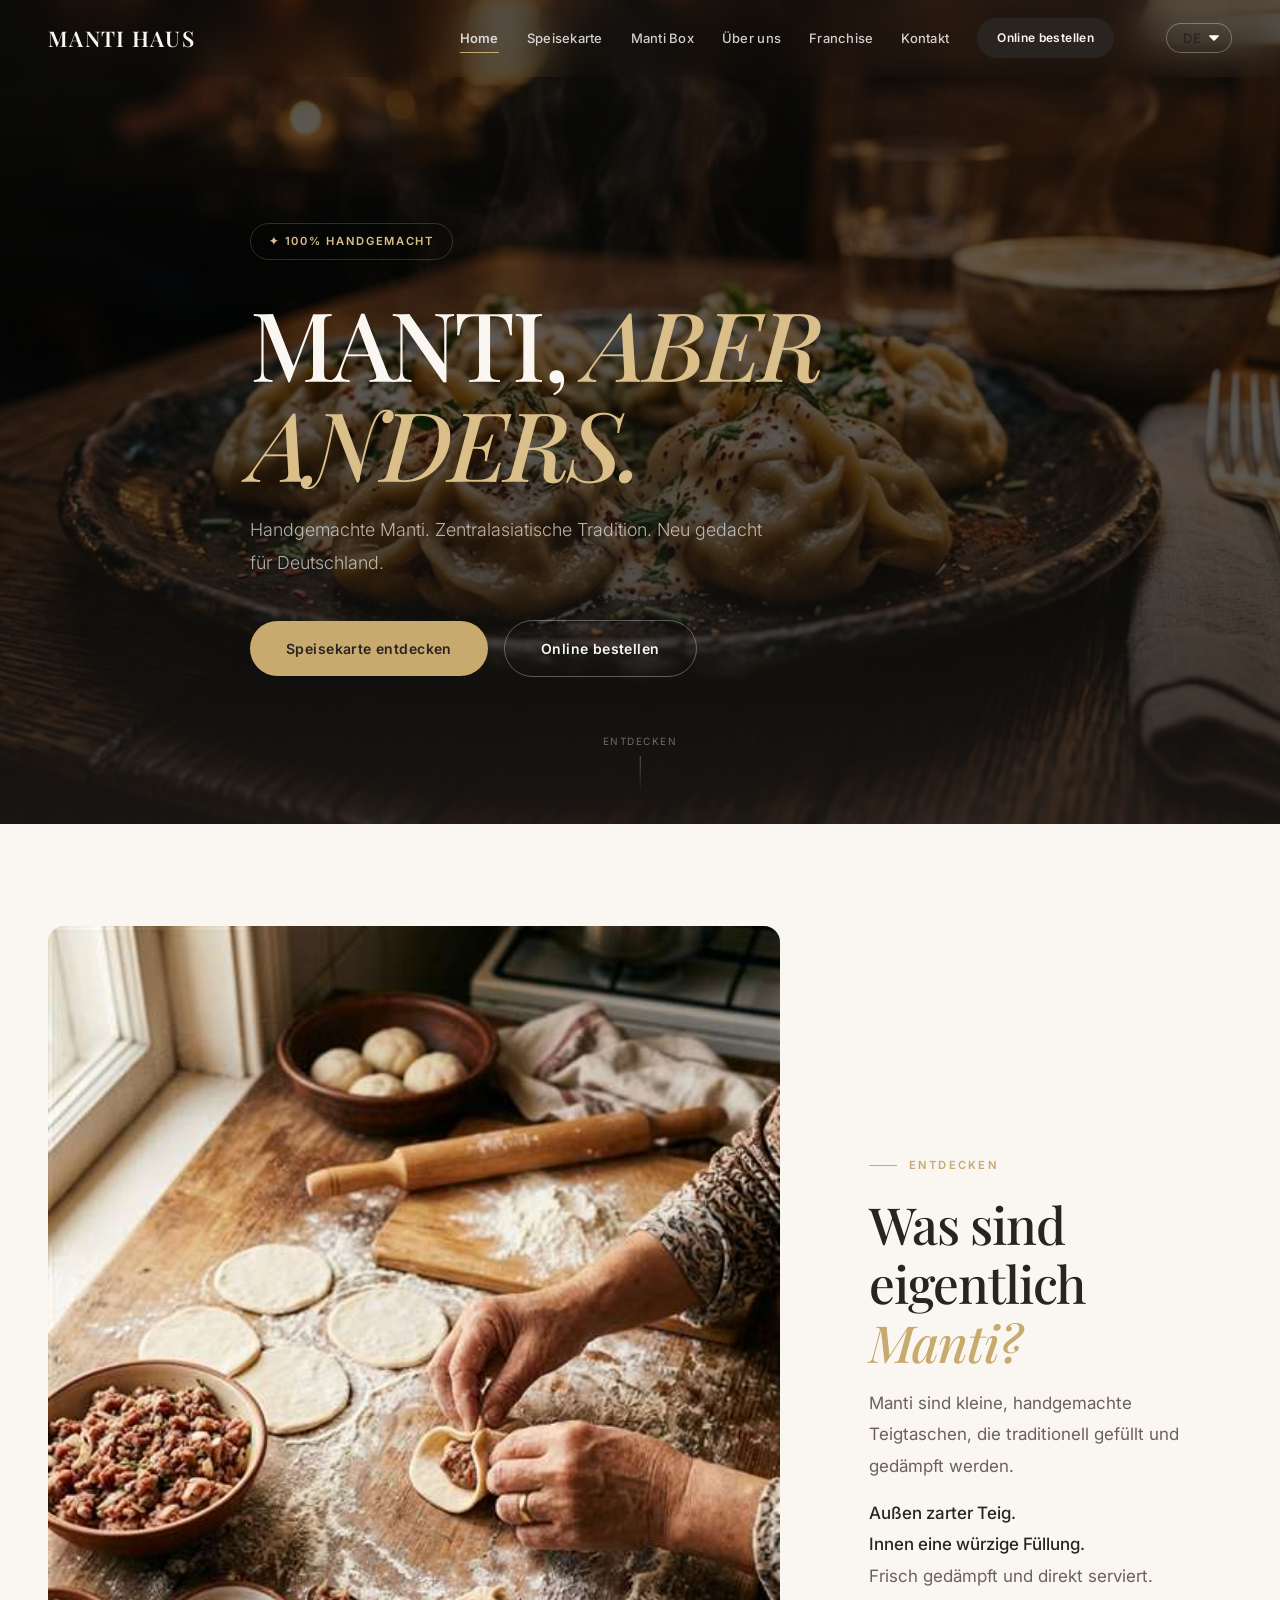
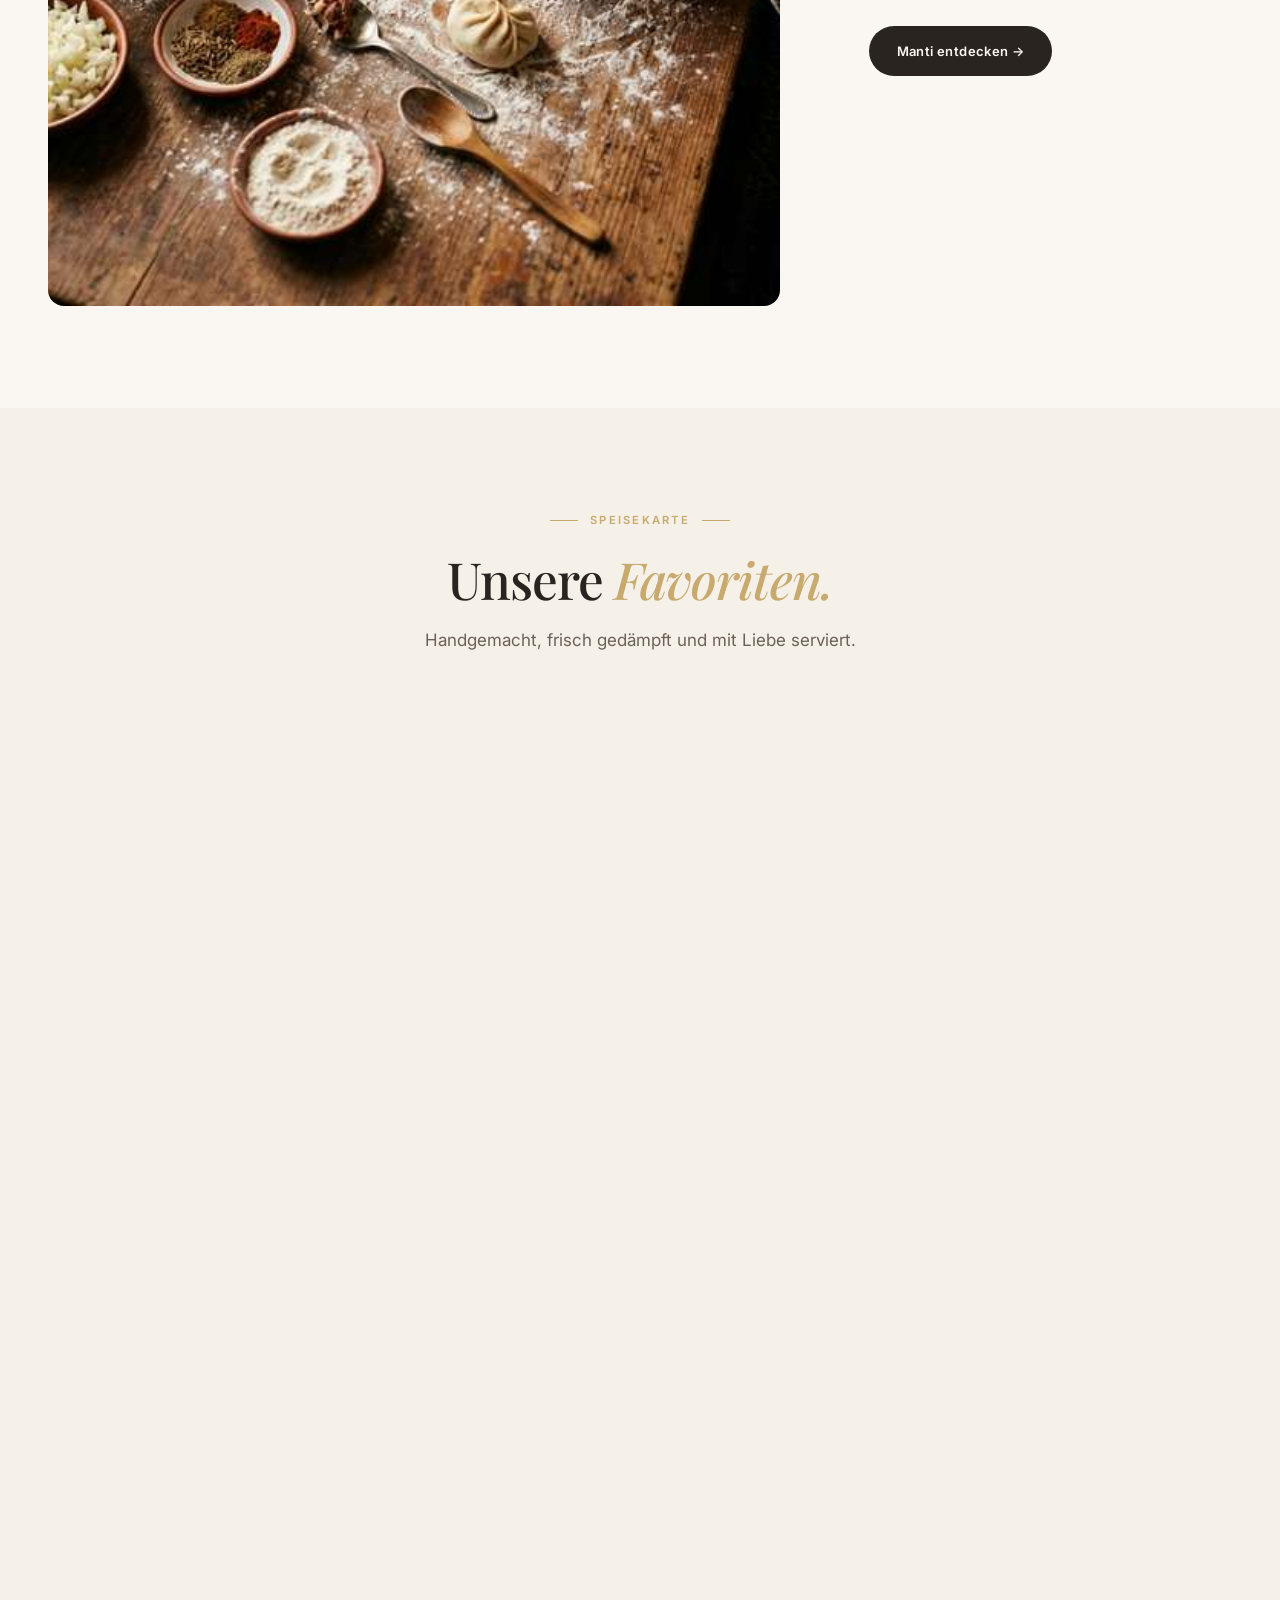
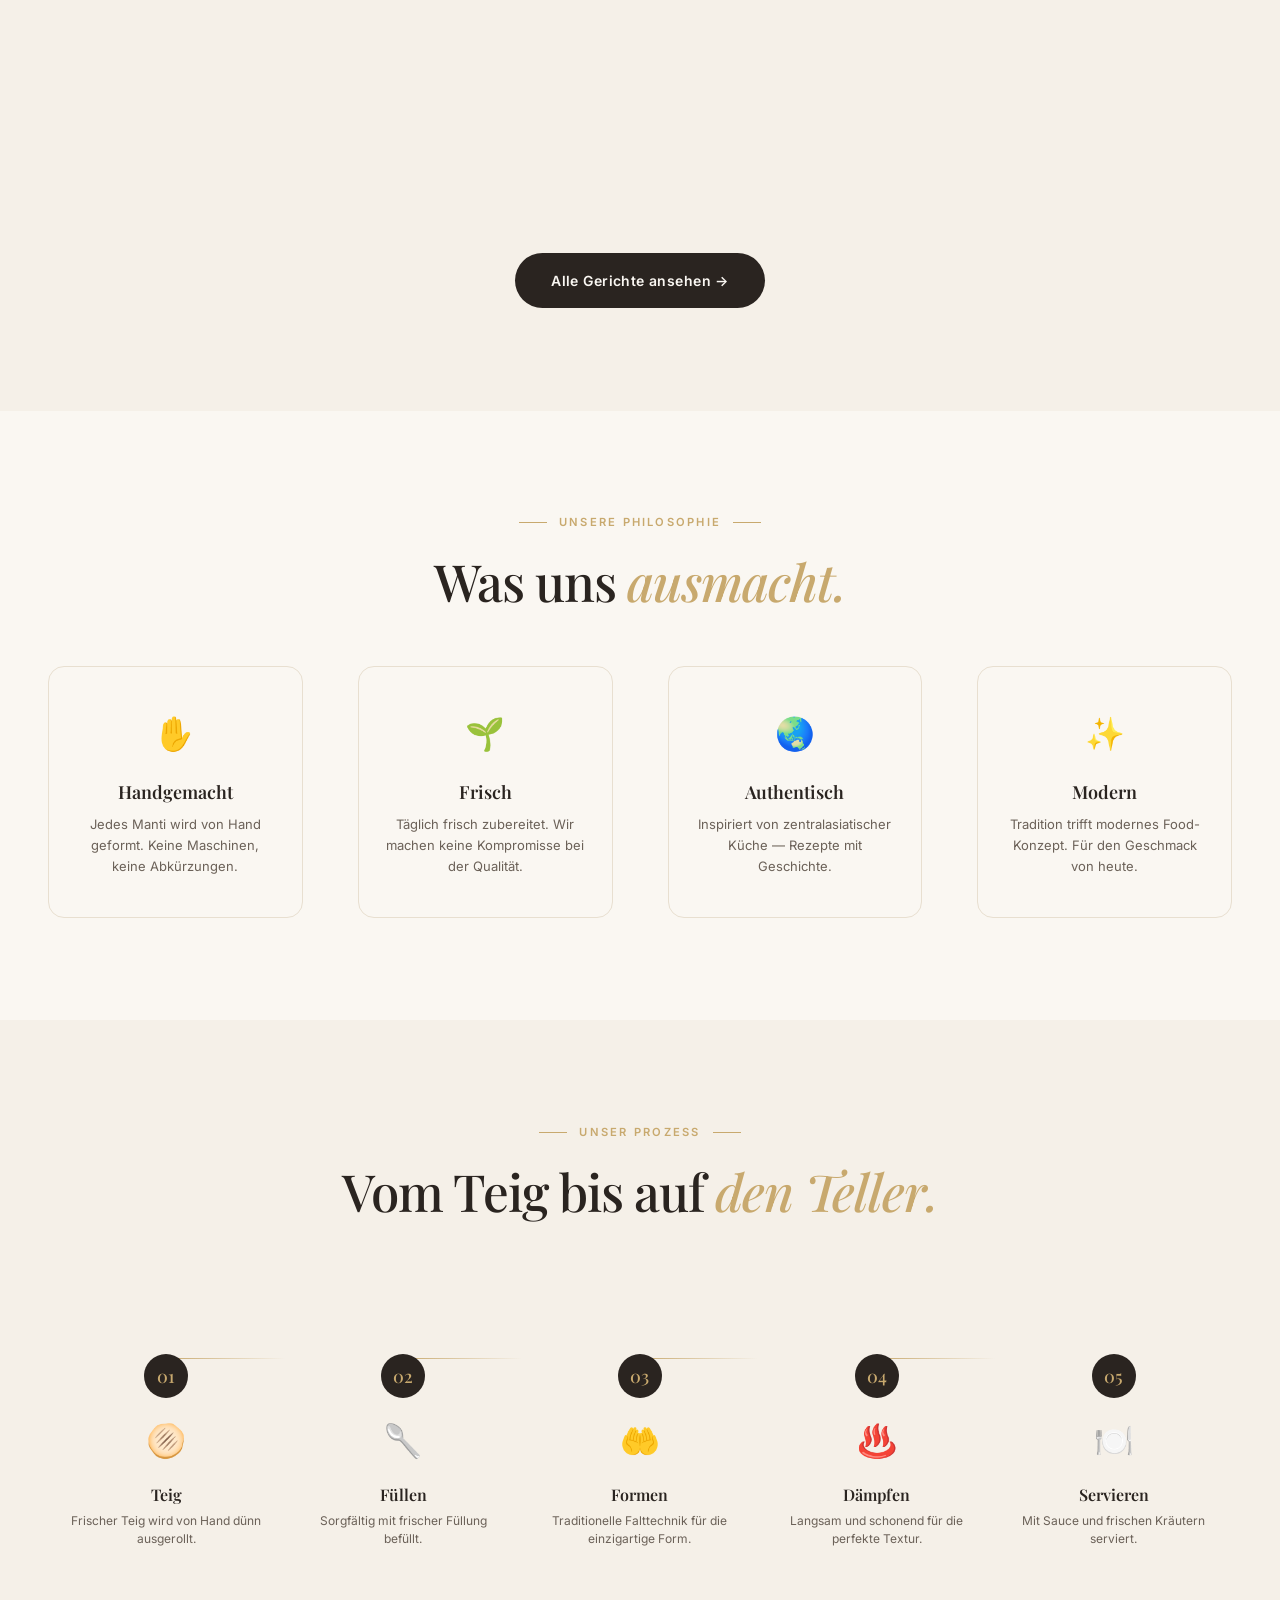
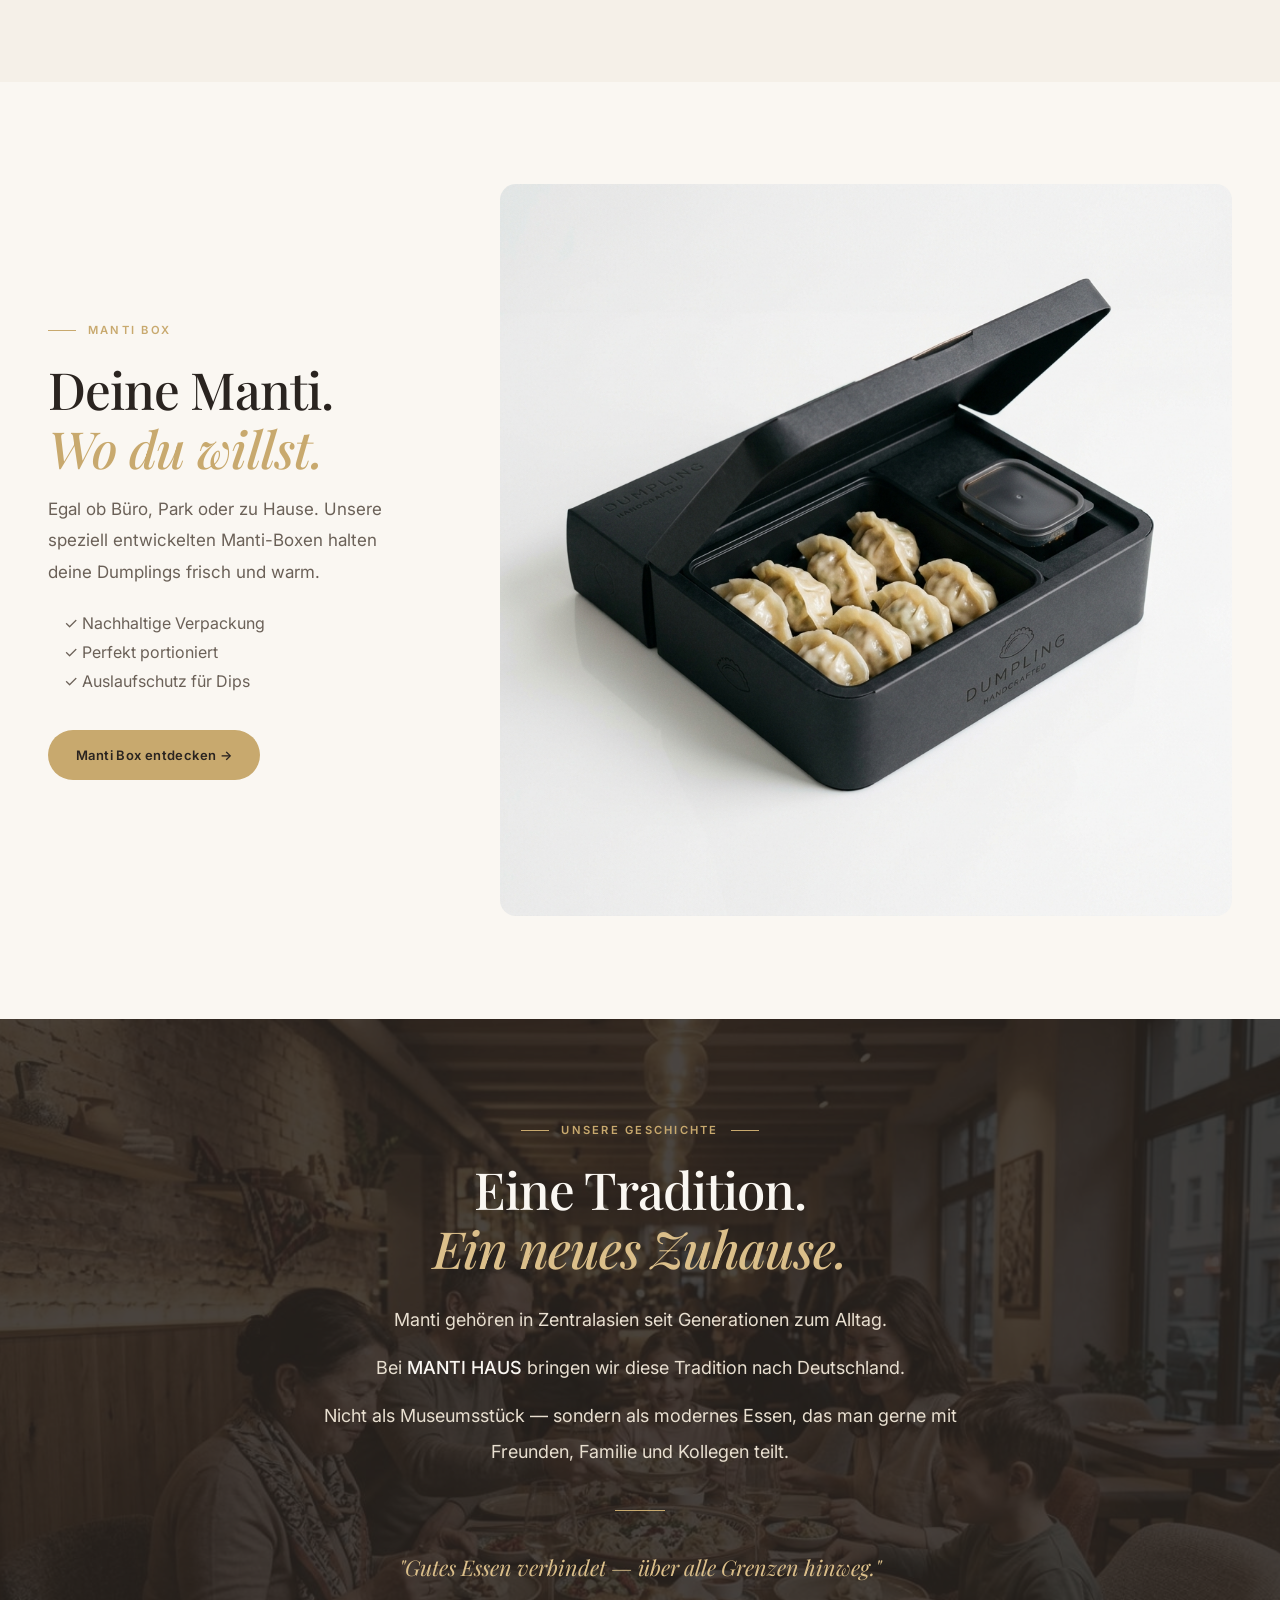
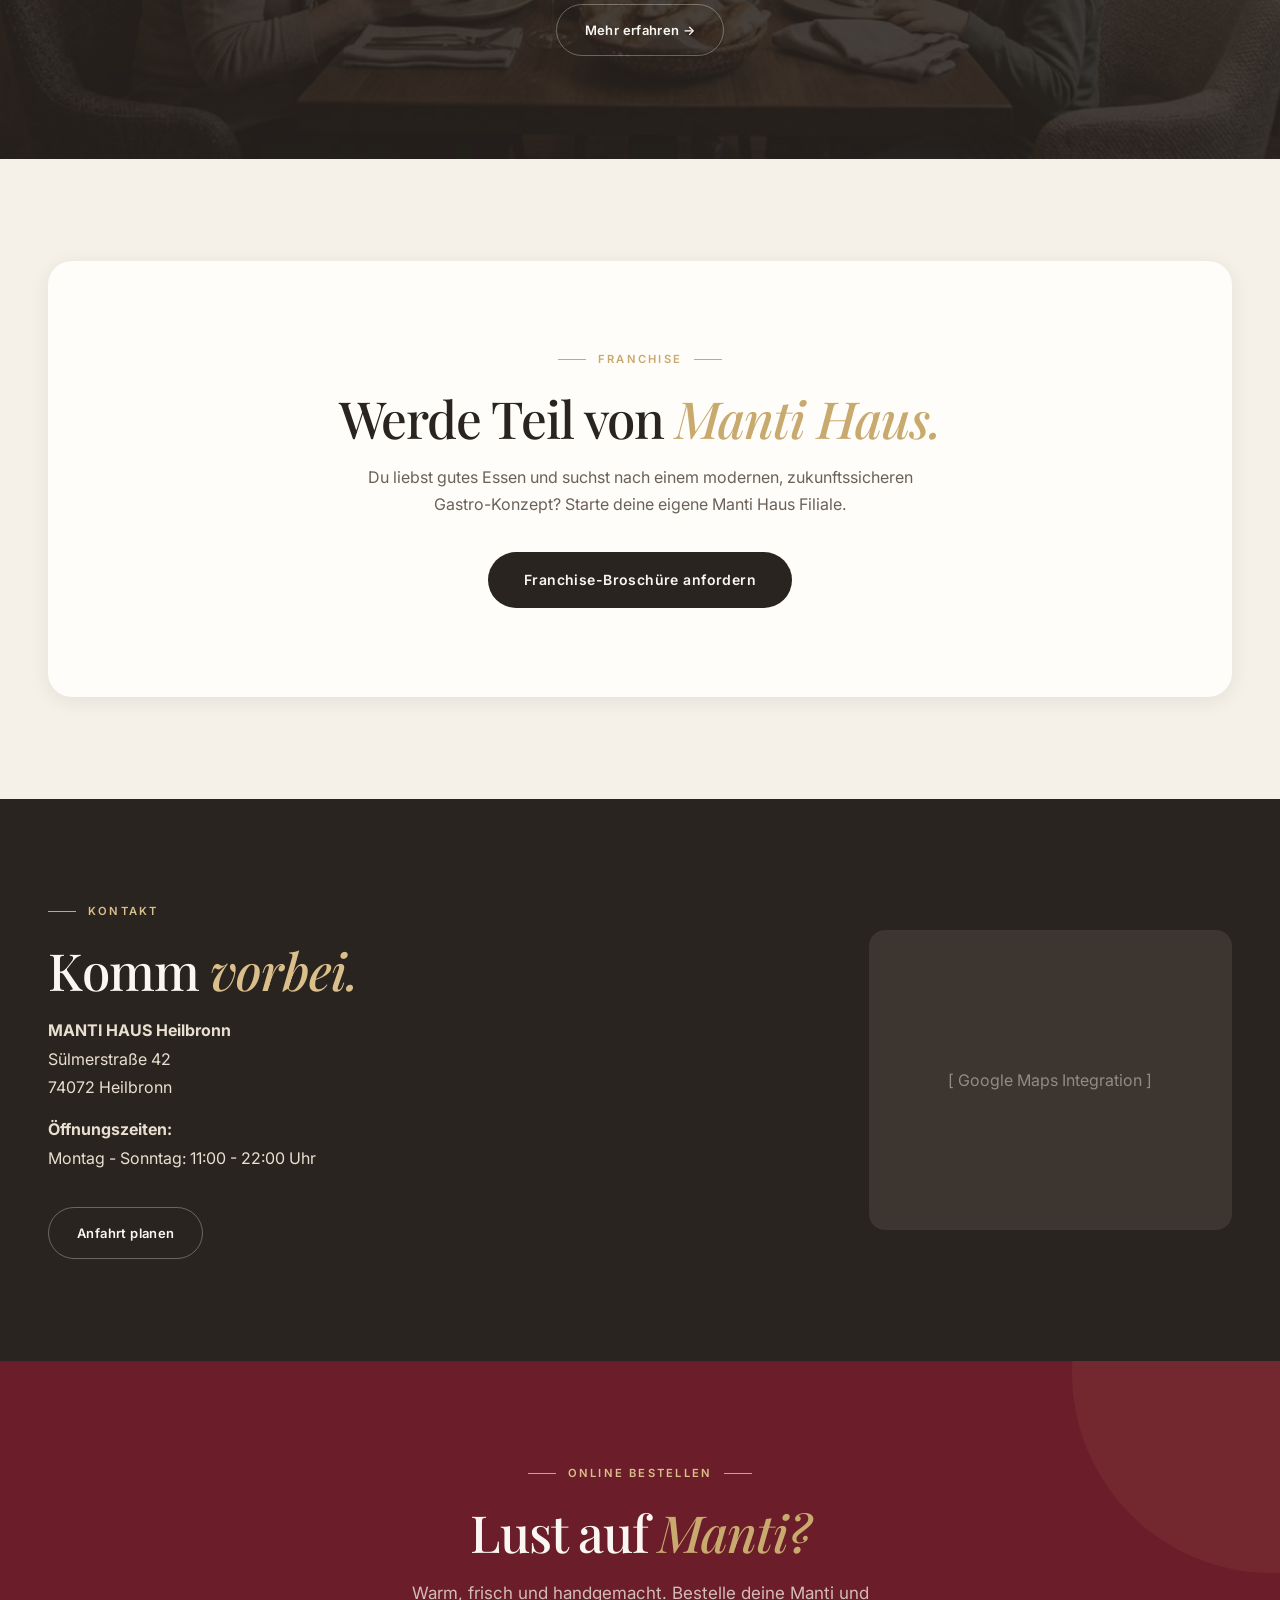
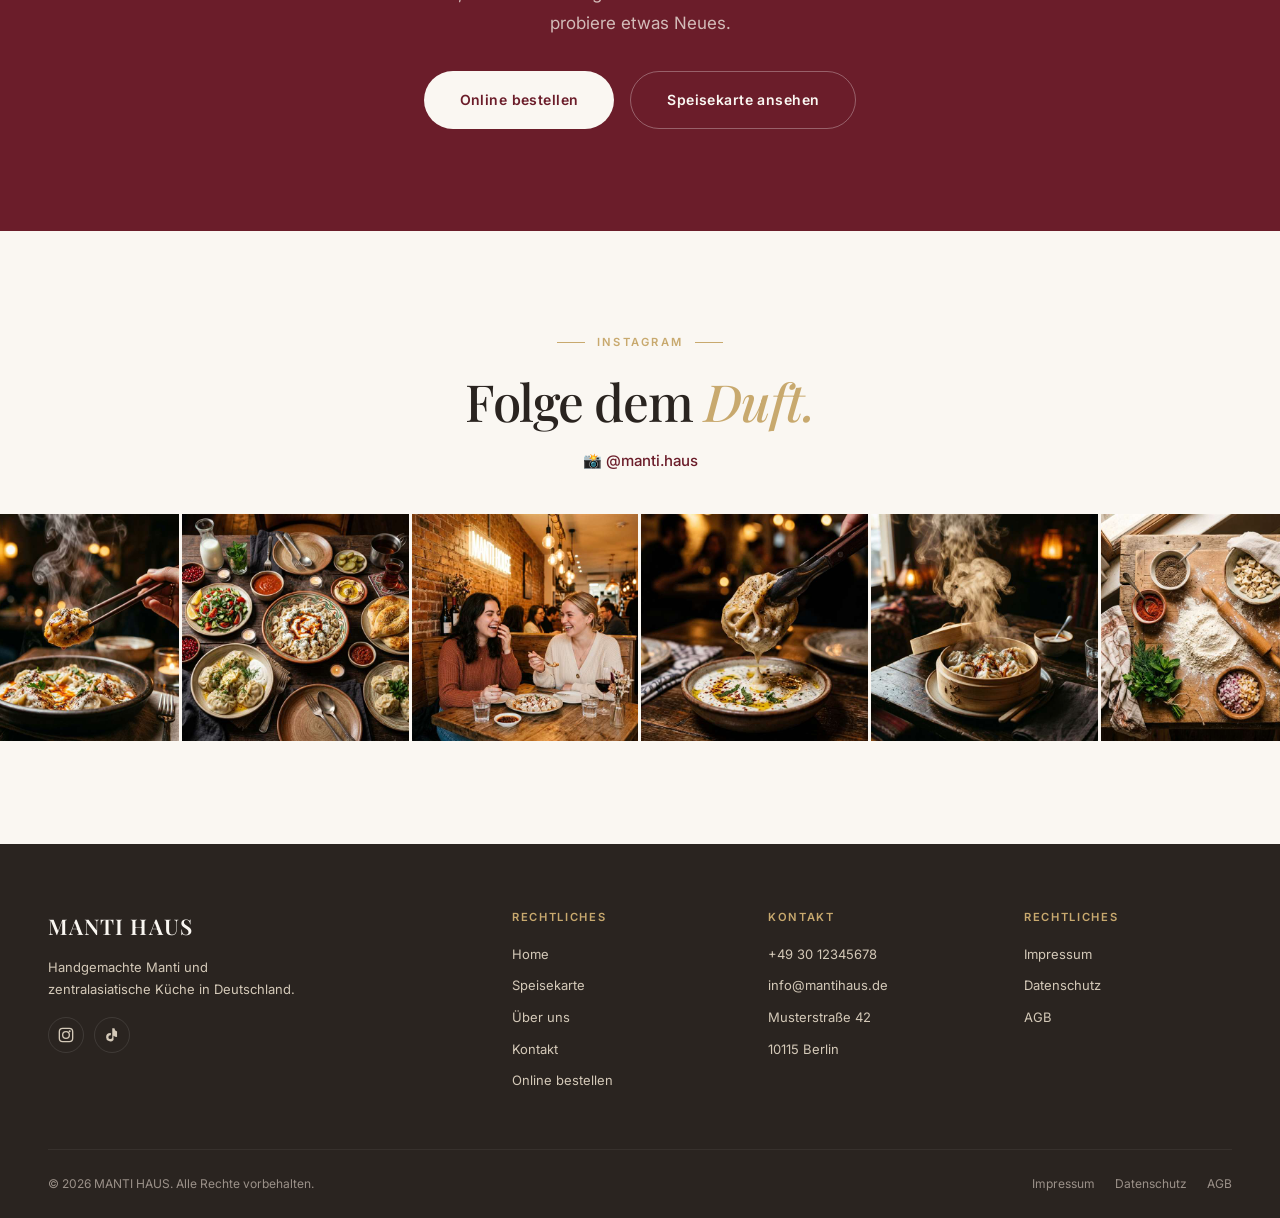
<file: index.html>
<!DOCTYPE html>
<html lang="de">
<head>
  <meta charset="UTF-8">
  <meta name="viewport" content="width=device-width, initial-scale=1.0">
  <meta name="description" content="MANTI HAUS — Handgemachte Manti. Zentralasiatische Tradition, neu gedacht für Deutschland. Entdecke authentische Manti in unserem Restaurant.">
  <meta name="keywords" content="Manti Restaurant Deutschland, Manti Restaurant, Uzbekisches Restaurant, Zentralasiatische Küche, Manti bestellen, Manti in Deutschland">
  <meta name="author" content="MANTI HAUS">
  <meta name="robots" content="index, follow">
  <meta property="og:title" content="MANTI HAUS — Handgemachte Manti in Deutschland">
  <meta property="og:description" content="Handgemachte Manti. Zentralasiatische Tradition. Neu gedacht für Deutschland.">
  <meta property="og:type" content="restaurant">
  <meta property="og:locale" content="de_DE">
  <title>MANTI HAUS — Handgemachte Manti | Zentralasiatische Küche in Deutschland</title>
  <link rel="stylesheet" href="styles/main.css">
  <link rel="icon" type="image/svg+xml" href="data:image/svg+xml,<svg xmlns='http://www.w3.org/2000/svg' viewBox='0 0 100 100'><text y='.9em' font-size='90'>🥟</text></svg>">
</head>
<body>

  <!-- ====== HERO ====== -->
  <header class="hero" id="hero">
    <div class="hero__bg">
      <img src="images/hero_manti.jpg" alt="Handgemachte Manti auf einem Keramikteller mit Dampf" loading="eager" fetchpriority="high">
    </div>
    <div class="hero__overlay"></div>
    <div class="hero__steam" id="hero-steam" aria-hidden="true"></div>

    <div class="hero__content">
      <div class="hero__badge reveal" data-i18n="home.badge">✦ 100% Handgemacht</div>
      <h1 class="hero__title reveal reveal-d1" data-i18n="home.title">MANTI, <em>ABER ANDERS.</em></h1>
      <p class="hero__subtitle reveal reveal-d2" data-i18n="home.subtitle">Handgemachte Manti. Zentralasiatische Tradition. Neu gedacht für Deutschland.</p>
      <div class="hero__actions reveal reveal-d3">
        <a href="speisekarte.html" class="btn btn--primary btn--lg" data-i18n="home.btn.menu">Speisekarte entdecken</a>
        <a href="bestellen.html" class="btn btn--outline btn--lg" data-i18n="nav.order">Online bestellen</a>
      </div>
    </div>
    <div class="hero__scroll" aria-hidden="true">
      <span data-i18n="home.what.label">Entdecken</span>
      <div class="hero__scroll-line"></div>
    </div>
  </header>

  <!-- ====== WHAT IS MANTI ====== -->
  <section class="section" id="what-is-manti">
    <div class="container">
      <div class="phi-grid">
        <div class="phi-grid__media reveal">
          <img src="images/about_preparation.jpg" alt="Manti werden von Hand zubereitet" loading="lazy">
        </div>
        <div>
          <div class="section__label reveal" data-i18n="home.what.label">Entdecken</div>
          <h2 class="section__title reveal reveal-d1" data-i18n="home.what.title">Was sind eigentlich <em>Manti?</em></h2>
          <div class="about-text reveal reveal-d2">
            <p data-i18n="home.what.text1">Manti sind kleine, handgemachte Teigtaschen, die traditionell gefüllt und gedämpft werden.</p>
            <p data-i18n="home.what.text2"><strong>Außen zarter Teig.</strong><br>
            <strong>Innen eine würzige Füllung.</strong><br>
            Frisch gedämpft und direkt serviert.</p>
          </div>
          <div style="margin-top:var(--space-lg)" class="reveal reveal-d3">
            <a href="speisekarte.html" class="btn btn--dark" data-i18n="home.what.btn">Manti entdecken →</a>
          </div>
        </div>
      </div>
    </div>
  </section>

  <!-- ====== FEATURED MENU ====== -->
  <section class="section section--warm" id="featured-menu">
    <div class="container">
      <div style="text-align:center; margin-bottom:var(--space-xl);">
        <div class="section__label section__label--center reveal" data-i18n="home.featured.label">Speisekarte</div>
        <h2 class="section__title reveal reveal-d1" style="text-align:center;" data-i18n="home.featured.title">Unsere <em>Favoriten.</em></h2>
        <p class="section__subtitle reveal reveal-d2" style="margin:0 auto;" data-i18n="home.featured.subtitle">Handgemacht, frisch gedämpft und mit Liebe serviert.</p>
      </div>
      <div class="menu-grid" id="featured-grid">
        <!-- Rendered by JS -->
      </div>
      <div style="text-align:center; margin-top:var(--space-lg);" class="reveal">
        <a href="speisekarte.html" class="btn btn--dark btn--lg" data-i18n="home.featured.btn">Alle Gerichte ansehen →</a>
      </div>
    </div>
  </section>

  <!-- ====== PHILOSOPHY / WHY MANTI HAUS ====== -->
  <section class="section" id="philosophy">
    <div class="container">
      <div style="text-align:center; margin-bottom:var(--space-xl);">
        <div class="section__label section__label--center reveal" data-i18n="home.phil.label">Unsere Philosophie</div>
        <h2 class="section__title reveal reveal-d1" style="text-align:center;" data-i18n="home.phil.title">Was uns <em>ausmacht.</em></h2>
      </div>
      <div class="features-grid" style="gap: var(--space-xl);">
        <div class="feature-card reveal">
          <span class="feature-card__icon">✋</span>
          <h3 class="feature-card__title" data-i18n="phil.handmade.title">Handgemacht</h3>
          <p class="feature-card__desc" data-i18n="phil.handmade.desc">Jedes Manti wird von Hand geformt. Keine Maschinen, keine Abkürzungen.</p>
        </div>
        <div class="feature-card reveal reveal-d1">
          <span class="feature-card__icon">🌱</span>
          <h3 class="feature-card__title" data-i18n="phil.fresh.title">Frisch</h3>
          <p class="feature-card__desc" data-i18n="phil.fresh.desc">Täglich frisch zubereitet. Wir machen keine Kompromisse bei der Qualität.</p>
        </div>
        <div class="feature-card reveal reveal-d2">
          <span class="feature-card__icon">🌏</span>
          <h3 class="feature-card__title" data-i18n="phil.auth.title">Authentisch</h3>
          <p class="feature-card__desc" data-i18n="phil.auth.desc">Inspiriert von zentralasiatischer Küche — Rezepte mit Geschichte.</p>
        </div>
        <div class="feature-card reveal reveal-d3">
          <span class="feature-card__icon">✨</span>
          <h3 class="feature-card__title" data-i18n="phil.modern.title">Modern</h3>
          <p class="feature-card__desc" data-i18n="phil.modern.desc">Tradition trifft modernes Food-Konzept. Für den Geschmack von heute.</p>
        </div>
      </div>
    </div>
  </section>

  <!-- ====== PROCESS ====== -->
  <section class="section section--warm" id="process">
    <div class="container">
      <div style="text-align:center; margin-bottom:var(--space-xl);">
        <div class="section__label section__label--center reveal" data-i18n="home.process.label">Unser Prozess</div>
        <h2 class="section__title reveal reveal-d1" style="text-align:center;" data-i18n="home.process.title">Vom Teig bis auf <em>den Teller.</em></h2>
        <p class="section__subtitle reveal reveal-d2" style="margin:0 auto;" data-i18n="home.process.subtitle">Jeder Schritt wird mit Sorgfalt und Hingabe ausgeführt.</p>
      </div>
      <div class="process-grid reveal reveal-d2">
        <div class="process-step">
          <div class="process-step__num">01</div>
          <span class="process-step__icon">🫓</span>
          <h3 class="process-step__title" data-i18n="process.1.title">Teig</h3>
          <p class="process-step__desc" data-i18n="process.1.desc">Frischer Teig wird von Hand dünn ausgerollt.</p>
        </div>
        <div class="process-step">
          <div class="process-step__num">02</div>
          <span class="process-step__icon">🥄</span>
          <h3 class="process-step__title" data-i18n="process.2.title">Füllen</h3>
          <p class="process-step__desc" data-i18n="process.2.desc">Sorgfältig mit frischer Füllung befüllt.</p>
        </div>
        <div class="process-step">
          <div class="process-step__num">03</div>
          <span class="process-step__icon">🤲</span>
          <h3 class="process-step__title" data-i18n="process.3.title">Formen</h3>
          <p class="process-step__desc" data-i18n="process.3.desc">Traditionelle Falttechnik für die einzigartige Form.</p>
        </div>
        <div class="process-step">
          <div class="process-step__num">04</div>
          <span class="process-step__icon">♨️</span>
          <h3 class="process-step__title" data-i18n="process.4.title">Dämpfen</h3>
          <p class="process-step__desc" data-i18n="process.4.desc">Langsam und schonend für die perfekte Textur.</p>
        </div>
        <div class="process-step">
          <div class="process-step__num">05</div>
          <span class="process-step__icon">🍽️</span>
          <h3 class="process-step__title" data-i18n="process.5.title">Servieren</h3>
          <p class="process-step__desc" data-i18n="process.5.desc">Mit Sauce und frischen Kräutern serviert.</p>
        </div>
      </div>
    </div>
  </section>

  <!-- ====== MANTI BOX ====== -->
  <section class="section" id="manti-box">
    <div class="container">
      <div class="phi-grid phi-grid--reverse">
        <div>
          <div class="section__label reveal" data-i18n="nav.box">Manti Box</div>
          <h2 class="section__title reveal reveal-d1">Deine Manti.<br><em>Wo du willst.</em></h2>
          <div class="about-text reveal reveal-d2">
            <p>Egal ob Büro, Park oder zu Hause. Unsere speziell entwickelten Manti-Boxen halten deine Dumplings frisch und warm.</p>
            <ul style="margin-top:var(--space-md); padding-left:1rem; color:var(--text-secondary); line-height:1.8;">
              <li>✓ Nachhaltige Verpackung</li>
              <li>✓ Perfekt portioniert</li>
              <li>✓ Auslaufschutz für Dips</li>
            </ul>
          </div>
          <div style="margin-top:var(--space-lg)" class="reveal reveal-d3">
            <a href="manti-box.html" class="btn btn--primary">Manti Box entdecken →</a>
          </div>
        </div>
        <div class="phi-grid__media reveal">
          <img src="images/manti_box_packaging.jpg" alt="Manti Box Takeaway Packaging" loading="lazy">
        </div>
      </div>
    </div>
  </section>

  <!-- ====== BRAND STORY ====== -->
  <section class="section section--dark story-section" id="story">
    <div class="story-section__bg" aria-hidden="true">
      <img src="images/brand_story.jpg" alt="" loading="lazy">
    </div>
    <div class="container">
      <div class="story-section__content reveal">
        <div class="section__label section__label--center" data-i18n="home.story.label">Unsere Geschichte</div>
        <h2 class="section__title" style="color:var(--cream);text-align:center;" data-i18n="home.story.title">Eine Tradition.<br><em>Ein neues Zuhause.</em></h2>
        <div class="story-section__text">
          <p data-i18n="home.story.p1">Manti gehören in Zentralasien seit Generationen zum Alltag.</p>
          <p data-i18n="home.story.p2">Bei <strong>MANTI HAUS</strong> bringen wir diese Tradition nach Deutschland.</p>
          <p data-i18n="home.story.p3">Nicht als Museumsstück — sondern als modernes Essen, das man gerne mit Freunden, Familie und Kollegen teilt.</p>
        </div>
        <div class="story-section__divider"></div>
        <p class="story-section__quote" data-i18n="home.story.quote">"Gutes Essen verbindet — über alle Grenzen hinweg."</p>
        <div style="margin-top:var(--space-md);">
          <a href="ueber-uns.html" class="btn btn--outline" data-i18n="home.story.btn">Mehr erfahren →</a>
        </div>
      </div>
    </div>
  </section>

  <!-- ====== FRANCHISE CTA ====== -->
  <section class="section section--warm" id="franchise-cta">
    <div class="container">
      <div style="background:var(--cream-light); padding:var(--space-2xl) var(--space-xl); border-radius:var(--radius-xl); text-align:center; box-shadow:var(--shadow-md);" class="reveal">
        <div class="section__label section__label--center" style="color:var(--gold);" data-i18n="nav.franchise">Franchise</div>
        <h2 class="section__title">Werde Teil von <em>Manti Haus.</em></h2>
        <p style="color:var(--text-secondary); max-width:600px; margin:0 auto var(--space-lg);">Du liebst gutes Essen und suchst nach einem modernen, zukunftssicheren Gastro-Konzept? Starte deine eigene Manti Haus Filiale.</p>
        <a href="franchise.html" class="btn btn--dark btn--lg">Franchise-Broschüre anfordern</a>
      </div>
    </div>
  </section>

  <!-- ====== LOCATION / CONTACT ====== -->
  <section class="section section--dark" id="location">
    <div class="container">
      <div class="phi-grid">
        <div class="reveal">
          <div class="section__label" style="color:var(--gold-light);" data-i18n="nav.contact">Kontakt</div>
          <h2 class="section__title" style="color:var(--cream);">Komm <em>vorbei.</em></h2>
          <div style="color:var(--beige); line-height:1.8; margin-bottom:var(--space-lg);">
            <p><strong>MANTI HAUS Heilbronn</strong></p>
            <p>Sülmerstraße 42<br>74072 Heilbronn</p>
            <p style="margin-top:var(--space-sm);"><strong>Öffnungszeiten:</strong><br>Montag - Sonntag: 11:00 - 22:00 Uhr</p>
          </div>
          <a href="kontakt.html" class="btn btn--outline">Anfahrt planen</a>
        </div>
        <div class="phi-grid__media reveal" style="background:#3D3530; height:300px; display:flex; align-items:center; justify-content:center; border-radius:var(--radius-lg);">
          <!-- Map Placeholder -->
          <span style="color:var(--beige); opacity:0.5;">[ Google Maps Integration ]</span>
        </div>
      </div>
    </div>
  </section>

  <!-- ====== ORDER CTA ====== -->
  <section class="section section--burgundy cta-section" id="order-cta">
    <div class="container">
      <div class="reveal">
        <div class="section__label section__label--center" style="color:var(--gold-light);" data-i18n="cta.label">Online bestellen</div>
        <h2 class="section__title" style="color:var(--cream);text-align:center;" data-i18n="cta.title">Lust auf <em>Manti?</em></h2>
        <p class="cta-section__text" data-i18n="cta.text">Warm, frisch und handgemacht. Bestelle deine Manti und probiere etwas Neues.</p>
        <div class="cta-section__actions">
          <a href="bestellen.html" class="btn btn--white btn--lg" data-i18n="cta.btn1">Online bestellen</a>
          <a href="speisekarte.html" class="btn btn--outline btn--lg" data-i18n="cta.btn2">Speisekarte ansehen</a>
        </div>
      </div>
    </div>
  </section>

  <!-- ====== SOCIAL ====== -->
  <section class="section" id="social">
    <div class="container">
      <div style="text-align:center; margin-bottom:2.5rem;" class="reveal">
        <div class="section__label section__label--center" data-i18n="social.label">Instagram</div>
        <h2 class="section__title" style="text-align:center;" data-i18n="social.title">Folge dem <em>Duft.</em></h2>
        <a href="https://instagram.com/manti.haus" target="_blank" rel="noopener" style="color:var(--burgundy);font-weight:500;font-size:.9375rem;">📸 @manti.haus</a>
      </div>
    </div>
    <div class="social-grid reveal">
      <div class="social-item"><img src="images/gallery_1.jpg" alt="MANTI HAUS Instagram — dampfende Manti" loading="lazy"><div class="social-item__overlay"><span class="social-item__icon">♥</span></div></div>
      <div class="social-item"><img src="images/gallery_2.jpg" alt="MANTI HAUS Instagram — Dinner Spread" loading="lazy"><div class="social-item__overlay"><span class="social-item__icon">♥</span></div></div>
      <div class="social-item"><img src="images/gallery_3.jpg" alt="MANTI HAUS Instagram — Freunde im Restaurant" loading="lazy"><div class="social-item__overlay"><span class="social-item__icon">♥</span></div></div>
      <div class="social-item"><img src="images/gallery_4.jpg" alt="MANTI HAUS Instagram — Manti mit Joghurt" loading="lazy"><div class="social-item__overlay"><span class="social-item__icon">♥</span></div></div>
      <div class="social-item"><img src="images/gallery_5.jpg" alt="MANTI HAUS Instagram — Dampfkorb" loading="lazy"><div class="social-item__overlay"><span class="social-item__icon">♥</span></div></div>
      <div class="social-item"><img src="images/gallery_6.jpg" alt="MANTI HAUS Instagram — frische Zutaten" loading="lazy"><div class="social-item__overlay"><span class="social-item__icon">♥</span></div></div>
    </div>
  </section>

  <script src="js/translations.js"></script>
  <script src="js/data.js"></script>
  <script src="js/app.js"></script>
  <script>
    // ── Init Home Page ──
    document.addEventListener('DOMContentLoaded', () => {
      renderNav('home');
      renderFooter();
      renderMobileBar();

      // Override nav style for hero
      const nav = document.getElementById('nav');
      const hero = document.getElementById('hero');
      function updateHeroNav() {
        if (!hero || !nav) return;
        if (window.scrollY < hero.offsetHeight - 100) {
          nav.style.background = 'transparent';
          nav.style.borderBottomColor = 'transparent';
          nav.querySelector('.nav__logo').style.color = 'var(--cream)';
          nav.querySelectorAll('.nav__link').forEach(l => { l.style.color = 'rgba(255,255,255,.8)'; });
          nav.querySelector('.nav__cart-icon') && (nav.querySelector('.nav__cart-icon').style.color = 'var(--cream)');
          nav.querySelectorAll('.nav__toggle span').forEach(s => { s.style.background = 'var(--cream)'; });
        } else {
          nav.style.background = '';
          nav.style.borderBottomColor = '';
          nav.querySelector('.nav__logo').style.color = '';
          nav.querySelectorAll('.nav__link').forEach(l => { l.style.color = ''; });
          nav.querySelector('.nav__cart-icon') && (nav.querySelector('.nav__cart-icon').style.color = '');
          nav.querySelectorAll('.nav__toggle span').forEach(s => { s.style.background = ''; });
        }
      }
      window.addEventListener('scroll', updateHeroNav, { passive: true });
      updateHeroNav();

      // Steam
      const steam = document.getElementById('hero-steam');
      function createSteam() {
        if (!steam) return;
        const p = document.createElement('div');
        p.className = 'steam-particle';
        const size = Math.random() * 28 + 12;
        p.style.width = p.style.height = size + 'px';
        p.style.left = (Math.random() * 180 + 50) + 'px';
        p.style.setProperty('--drift', (Math.random() - .5) * 70 + 'px');
        const dur = Math.random() * 3 + 2.5;
        p.style.animationDuration = dur + 's';
        p.style.animationDelay = (Math.random() * 1.5) + 's';
        steam.appendChild(p);
        setTimeout(() => p.remove(), (dur + 2) * 1000);
      }
      for (let i = 0; i < 6; i++) createSteam();
      setInterval(() => {
        if (hero && hero.getBoundingClientRect().bottom > 0) createSteam();
      }, 700);

      // Featured products
      try {
        const grid = document.getElementById('featured-grid');
        if (grid) {
          getFeaturedProducts().forEach(product => {
            grid.innerHTML += renderProductCard(product);
          });
          
          grid.addEventListener('click', e => {
            const card = e.target.closest('.card');
            const btn = e.target.closest('.card__btn');
            if (btn) return; // Let the add-to-cart handler work
            if (card && window.openProductModal) window.openProductModal(card.dataset.id);
          });
        }
      } catch (err) {
        console.error("Failed to render featured products:", err);
      }

      try {
        updateDOMTranslations(); // Ensure translated text is populated
      } catch (err) {
        console.error("Translation failed:", err);
      }
    });
  </script>

  <!-- Schema.org -->
  <script type="application/ld+json">
  {
    "@context": "https://schema.org",
    "@type": "Restaurant",
    "name": "MANTI HAUS",
    "description": "Handgemachte Manti — Zentralasiatische Küche in Deutschland.",
    "url": "https://mantihaus.de",
    "telephone": "+493012345678",
    "email": "info@mantihaus.de",
    "servesCuisine": ["Central Asian", "Uzbek"],
    "priceRange": "€€",
    "address": {
      "@type": "PostalAddress",
      "streetAddress": "Musterstraße 42",
      "addressLocality": "Berlin",
      "postalCode": "10115",
      "addressCountry": "DE"
    },
    "openingHoursSpecification": {
      "@type": "OpeningHoursSpecification",
      "dayOfWeek": ["Monday","Tuesday","Wednesday","Thursday","Friday","Saturday","Sunday"],
      "opens": "11:00",
      "closes": "22:00"
    }
  }
  </script>
</body>
</html>
</file>
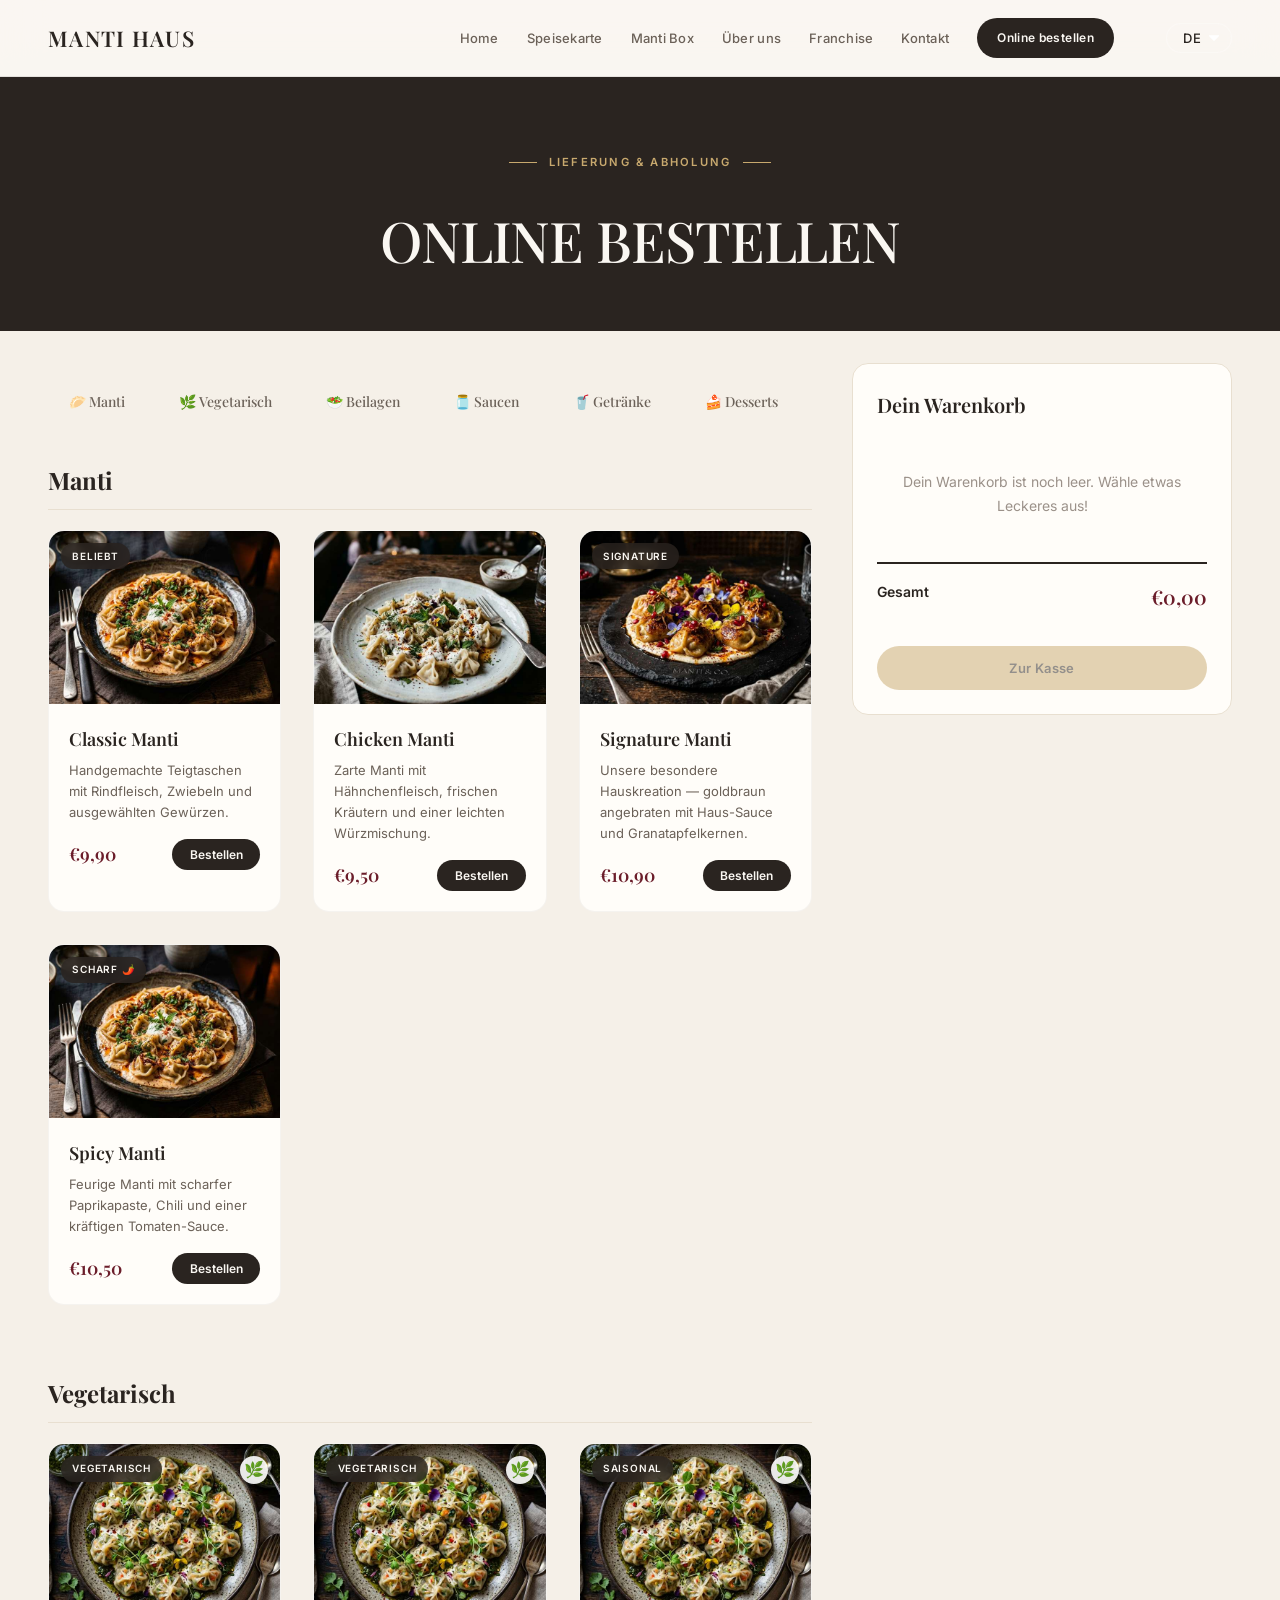
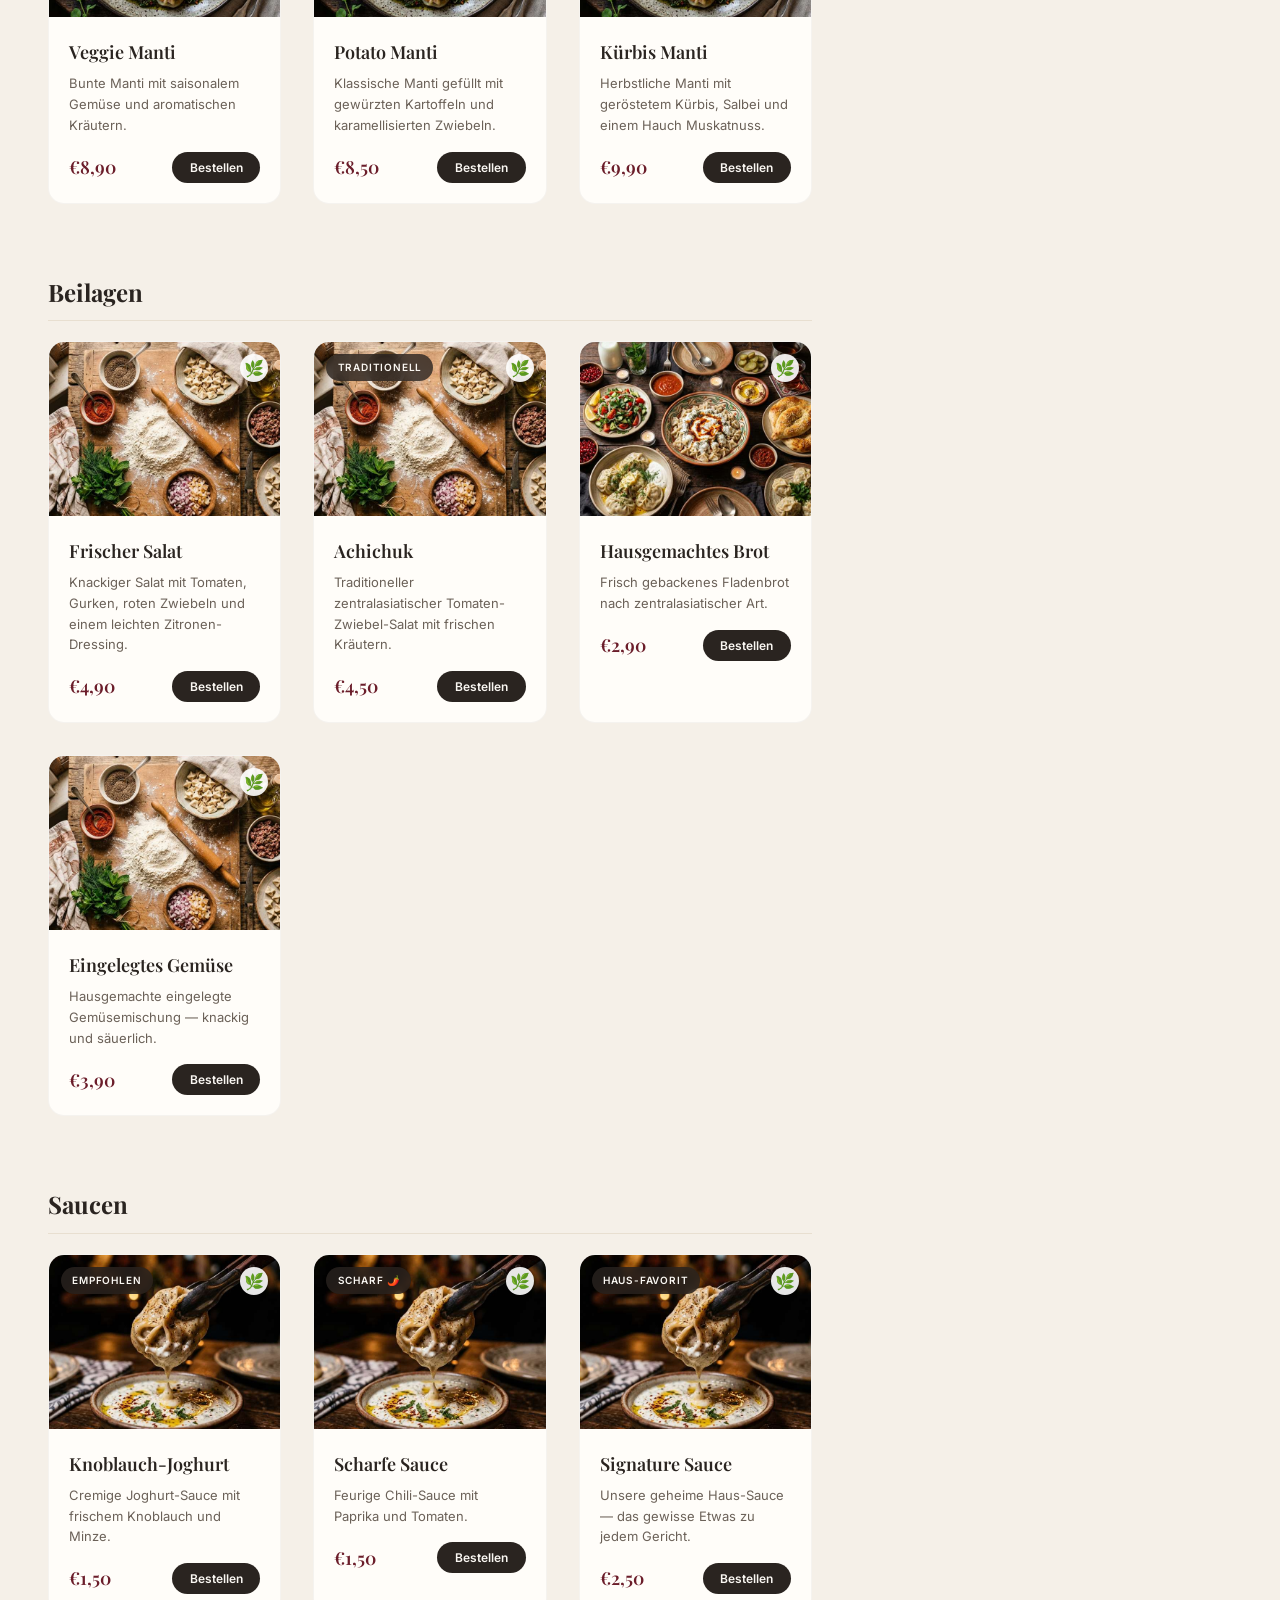
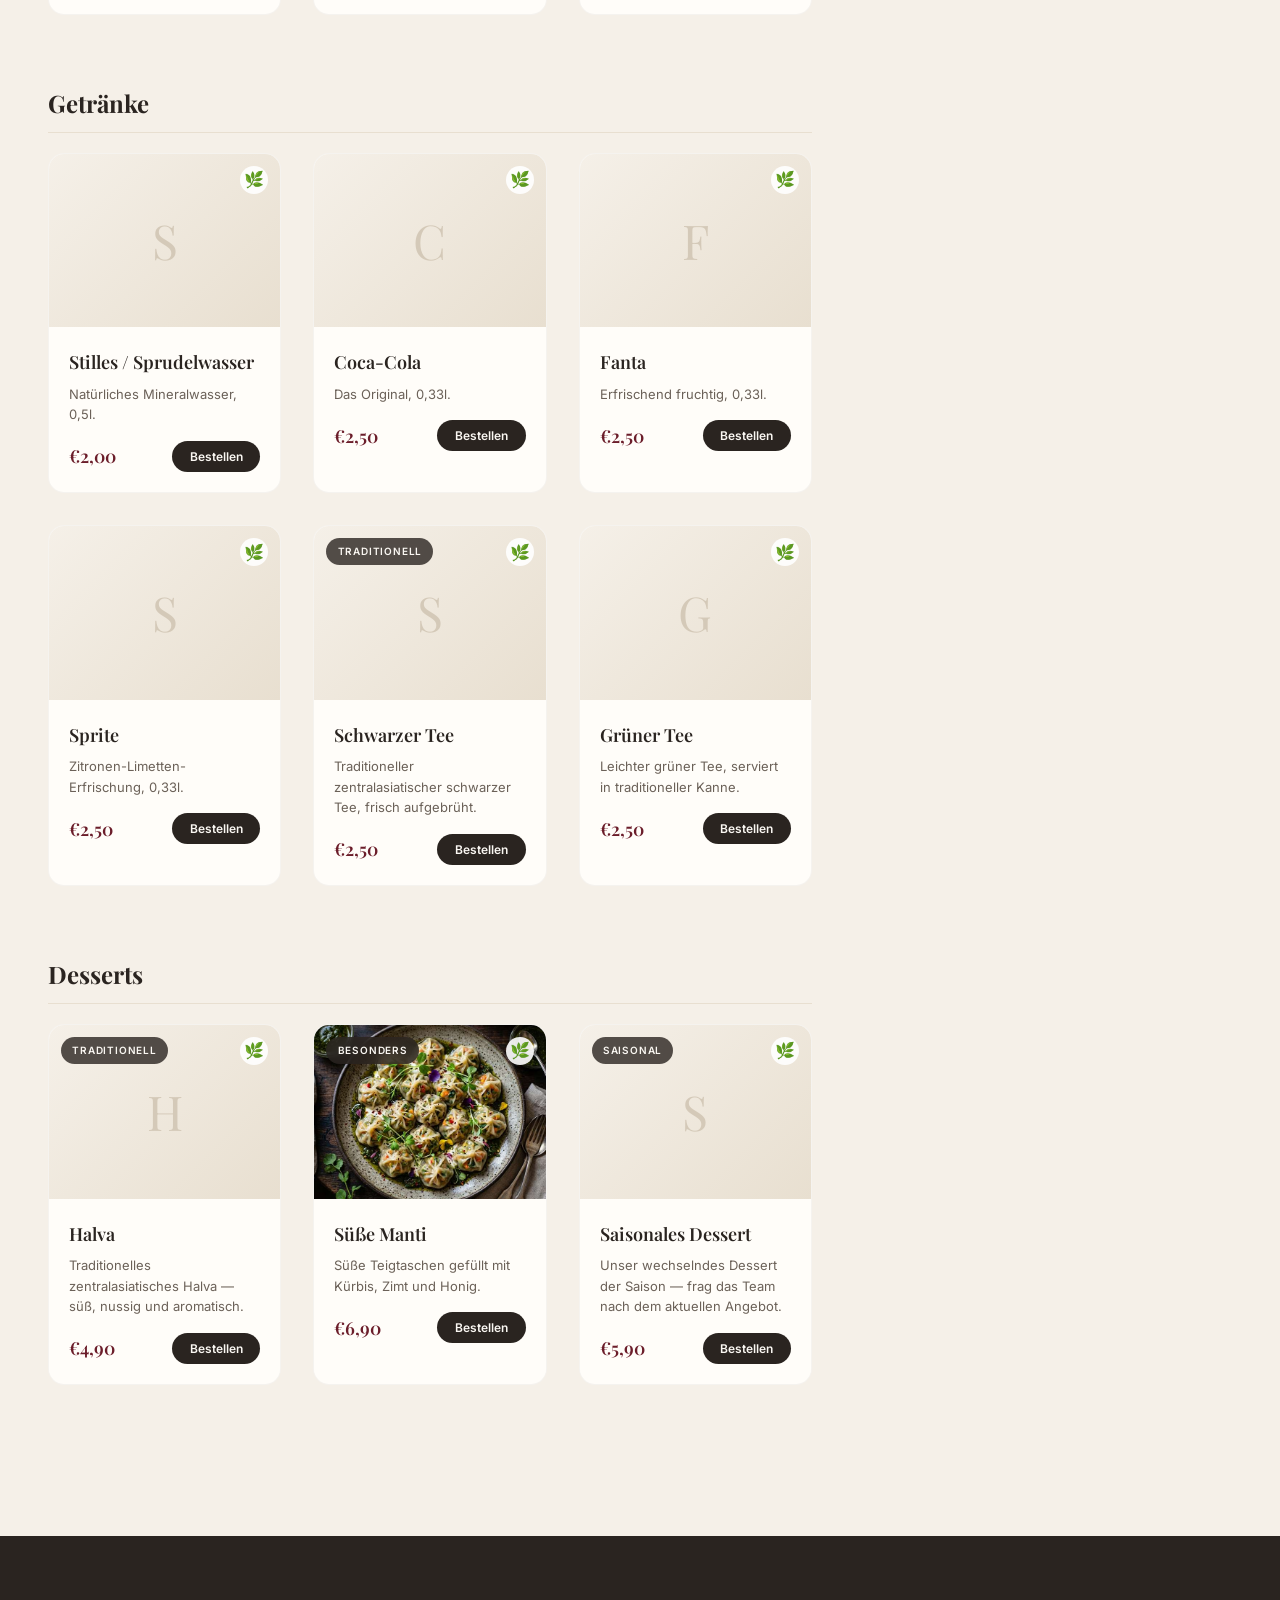
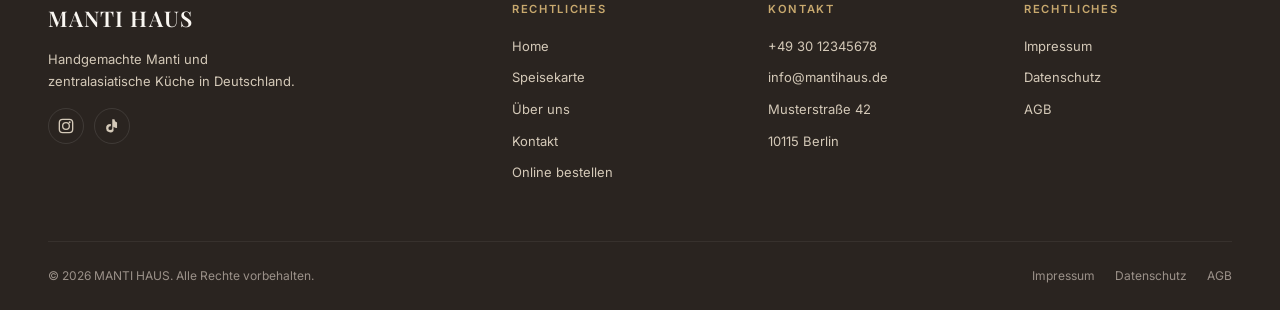
<file: bestellen.html>
<!DOCTYPE html>
<html lang="de">
<head>
  <meta charset="UTF-8">
  <meta name="viewport" content="width=device-width, initial-scale=1.0">
  <meta name="description" content="Bestelle Manti online zur Abholung oder Lieferung.">
  <title>Online Bestellen | MANTI HAUS</title>
  <link rel="stylesheet" href="styles/main.css">
</head>
<body style="background:var(--warm-white);">

  <!-- ====== PAGE HERO ====== -->
  <header class="page-hero" style="padding-bottom:2rem;">
    <div class="container">
      <div class="section__label section__label--center reveal" data-i18n="order.page.label">Lieferung & Abholung</div>
      <h1 class="page-hero__title reveal reveal-d1" data-i18n="order.page.title">ONLINE BESTELLEN</h1>
    </div>
  </header>

  <!-- ====== ORDER LAYOUT ====== -->
  <section class="section" style="padding-top:2rem;">
    <div class="container">
      <div class="order-layout">
        
        <!-- Left: Menu -->
        <div class="order-menu">
          
          <!-- Sticky Category Nav for Ordering -->
          <div class="menu-filters reveal" id="order-filters" style="position:sticky; top:var(--nav-height); background:var(--warm-white); z-index:10; padding:1rem 0; justify-content:flex-start;">
            <!-- Rendered by JS -->
          </div>

          <div id="order-categories-container">
            <!-- Categories rendered by JS -->
          </div>
        </div>

        <!-- Right: Cart -->
        <div class="order-sidebar reveal reveal-d2">
          <div class="cart-panel" id="cart-panel">
            <h2 class="cart-panel__title" data-i18n="cart.title">Dein Warenkorb</h2>
            <div id="cart-items">
              <div class="cart-empty" data-i18n="cart.empty">Warenkorb ist leer</div>
            </div>
            <div class="cart-total">
              <span class="cart-total__label" data-i18n="cart.total">Gesamt</span>
              <span class="cart-total__value" id="cart-total-value">€0,00</span>
            </div>
            <button class="btn btn--primary cart-checkout" onclick="alert('Zur Kasse weiterleiten... (Demo)')" data-i18n="cart.checkout">Zur Kasse</button>
          </div>
        </div>

      </div>
    </div>
  </section>

  <!-- Scripts -->
  <script src="js/translations.js"></script>
  <script src="js/data.js"></script>
  <script src="js/app.js"></script>
  <script>
    document.addEventListener('DOMContentLoaded', () => {
      // Hide mobile bar on order page since we have the cart panel
      renderNav(''); 
      renderFooter();
      
      const filters = document.getElementById('order-filters');
      const container = document.getElementById('order-categories-container');
      
      // Render menu grouped by category
      MENU_CATEGORIES.forEach(cat => {
        if (cat.id === 'all') return;
        
        // Add filter link
        const filterBtn = document.createElement('a');
        filterBtn.href = `#cat-${cat.id}`;
        filterBtn.className = 'menu-filter';
        filterBtn.innerHTML = `${cat.icon} ${tStr(cat.name)}`;
        filters.appendChild(filterBtn);

        // Add category section
        const products = getProductsByCategory(cat.id);
        if (products.length === 0) return;

        const section = document.createElement('div');
        section.id = `cat-${cat.id}`;
        section.style.paddingTop = '100px'; // Offset for sticky nav
        section.style.marginTop = '-80px';
        section.className = 'reveal';
        
        section.innerHTML = `
          <h2 style="font-family:var(--font-display); font-size:1.5rem; margin-bottom:1.25rem; padding-bottom:.5rem; border-bottom:1px solid var(--beige);">${tStr(cat.name)}</h2>
          <div class="menu-grid" style="grid-template-columns:repeat(auto-fill,minmax(220px,1fr)); margin-bottom:3rem;">
            ${products.map(p => renderProductCard(p, { compact: true })).join('')}
          </div>
        `;
        container.appendChild(section);
      });

      // Cart rendering logic
      function renderCart() {
        const items = Cart.getItems();
        const itemsContainer = document.getElementById('cart-items');
        const totalValue = document.getElementById('cart-total-value');
        const checkoutBtn = document.querySelector('.cart-checkout');

        if (items.length === 0) {
          itemsContainer.innerHTML = `<div class="cart-empty" data-i18n="cart.empty.long">${translate('cart.empty.long')}</div>`;
          totalValue.textContent = '€0,00';
          checkoutBtn.style.opacity = '0.5';
          checkoutBtn.style.pointerEvents = 'none';
          return;
        }

        checkoutBtn.style.opacity = '1';
        checkoutBtn.style.pointerEvents = 'auto';

        itemsContainer.innerHTML = items.map(item => {
          const product = getProductById(item.id);
          if (!product) return '';
          return `
            <div class="cart-item">
              <div class="cart-item__image">
                ${product.image ? `<img src="${product.image}" alt="">` : `<div style="width:100%;height:100%;display:flex;align-items:center;justify-content:center;background:var(--beige);color:var(--text-muted);font-size:1.5rem;">${tStr(product.name).charAt(0)}</div>`}
              </div>
              <div class="cart-item__info">
                <div class="cart-item__name">${tStr(product.name)}</div>
                <div class="cart-item__price">${formatPrice(product.price * item.qty)}</div>
              </div>
              <div class="cart-item__actions">
                <button class="cart-item__qty-btn" onclick="updateCartItem('${item.id}', -1)">−</button>
                <span class="cart-item__qty">${item.qty}</span>
                <button class="cart-item__qty-btn" onclick="updateCartItem('${item.id}', 1)">+</button>
              </div>
            </div>
          `;
        }).join('');

        totalValue.textContent = formatPrice(Cart.getTotal());
      }

      // Global wrapper for onclick
      window.updateCartItem = (id, delta) => {
        const items = Cart.getItems();
        const item = items.find(i => i.id === id);
        if (item) {
          Cart.updateQty(id, item.qty + delta);
          renderCart();
        }
      };

      // Override Cart.updateUI to also re-render the cart panel
      const originalUpdateUI = Cart.updateUI;
      Cart.updateUI = function() {
        originalUpdateUI.call(this);
        renderCart();
      };

      initRevealAnimations();
      initSmoothScroll();
      renderCart();
      updateDOMTranslations(); // Ensure translated text is populated
    });
  </script>
</body>
</html>
</file>
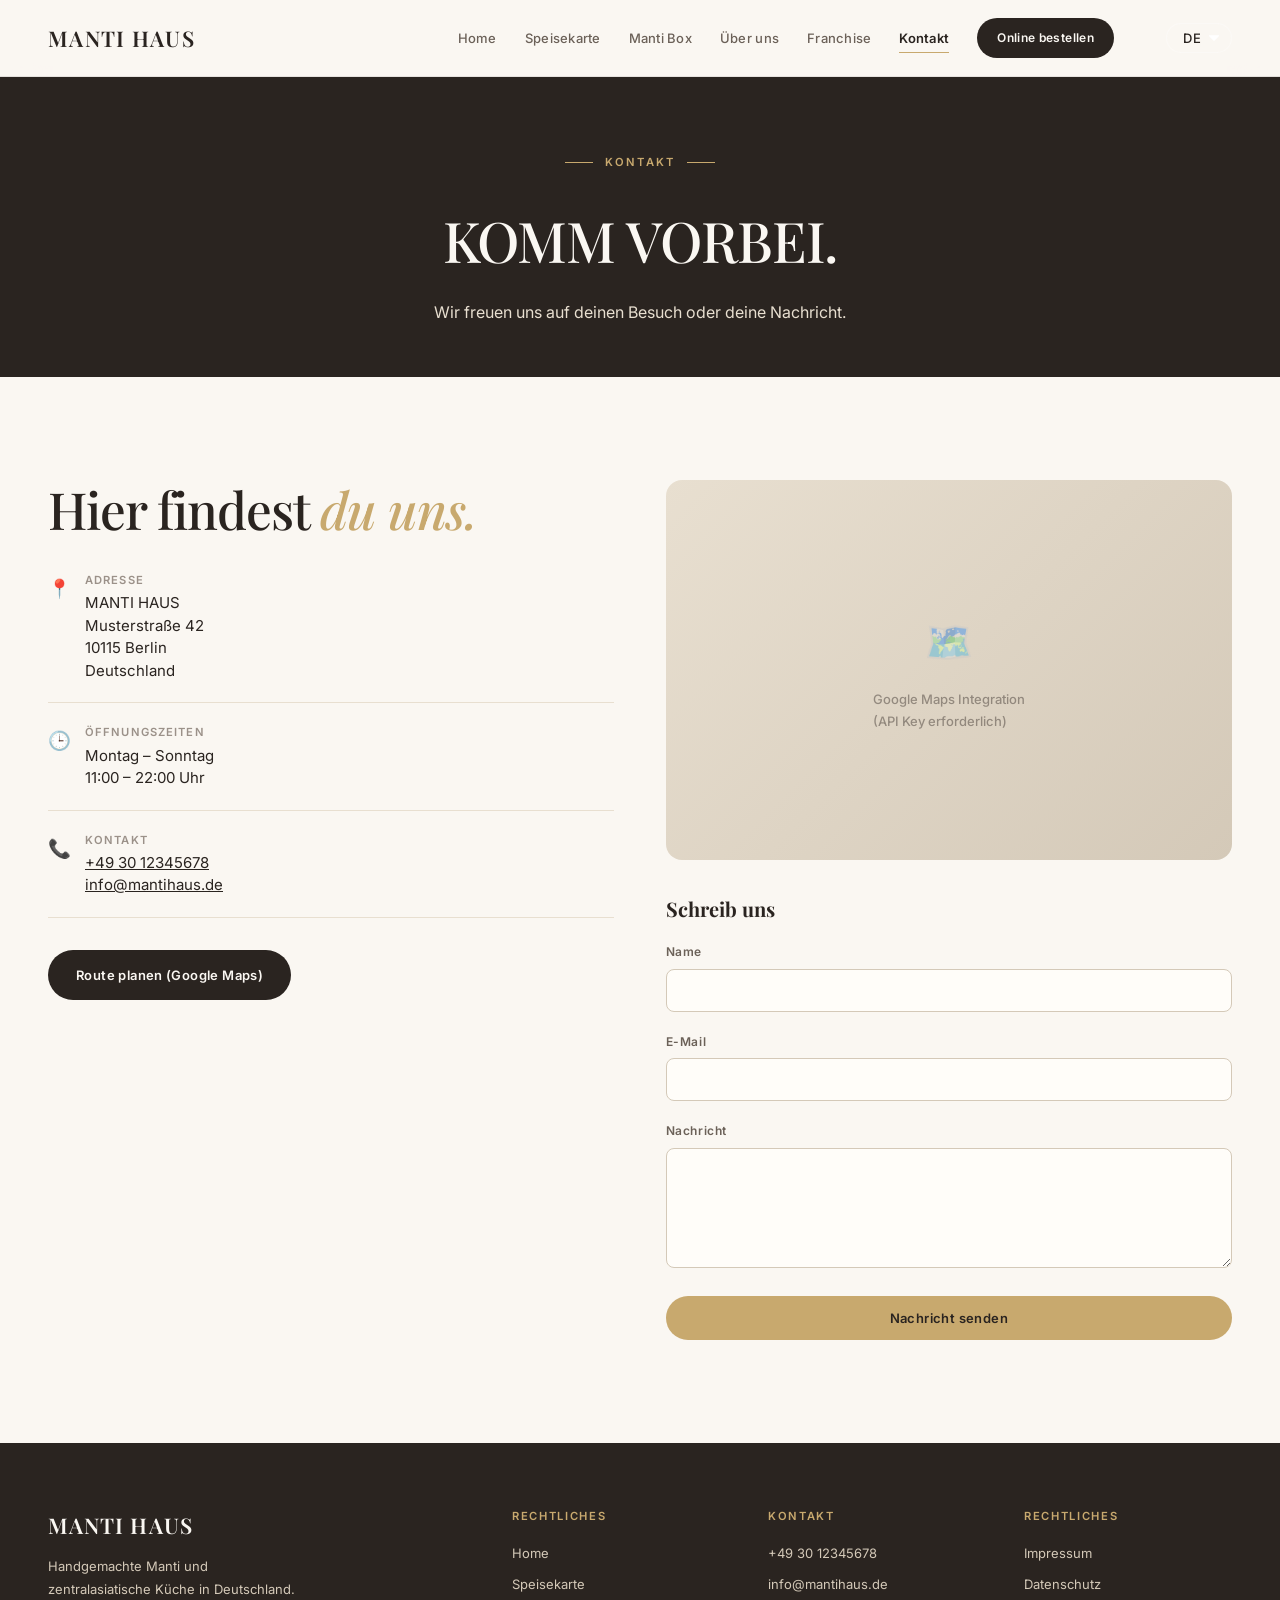
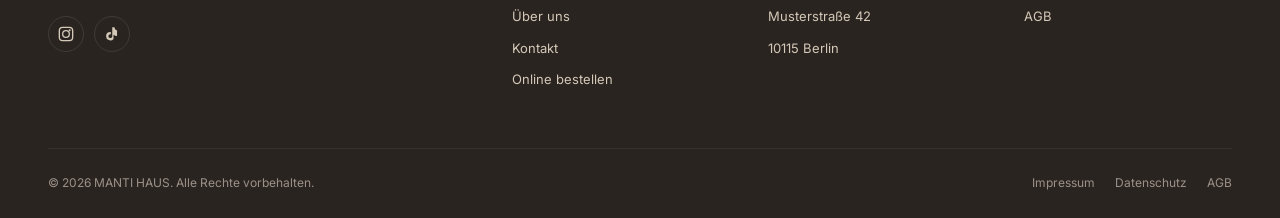
<file: kontakt.html>
<!DOCTYPE html>
<html lang="de">
<head>
  <meta charset="UTF-8">
  <meta name="viewport" content="width=device-width, initial-scale=1.0">
  <meta name="description" content="Kontaktinformationen, Öffnungszeiten und Anfahrt für das MANTI HAUS. Wir freuen uns auf deinen Besuch.">
  <title>Kontakt | MANTI HAUS</title>
  <link rel="stylesheet" href="styles/main.css">
</head>
<body>

  <!-- ====== PAGE HERO ====== -->
  <header class="page-hero">
    <div class="container">
      <div class="section__label section__label--center reveal" data-i18n="contact.page.label">Kontakt</div>
      <h1 class="page-hero__title reveal reveal-d1" data-i18n="contact.page.title">KOMM VORBEI.</h1>
      <p class="page-hero__subtitle reveal reveal-d2" data-i18n="contact.page.subtitle">Wir freuen uns auf deinen Besuch oder deine Nachricht.</p>
    </div>
  </header>

  <!-- ====== CONTACT SECTION ====== -->
  <section class="section">
    <div class="container">
      <div class="location-grid">
        
        <!-- Info Column -->
        <div class="reveal">
          <h2 class="section__title" style="margin-bottom:2rem;" data-i18n="contact.find.title">Hier findest <em>du uns.</em></h2>
          
          <div class="location-item">
            <div class="location-item__icon">📍</div>
            <div>
              <div class="location-item__label" data-i18n="contact.address.label">Adresse</div>
              <div class="location-item__value">
                MANTI HAUS<br>
                Musterstraße 42<br>
                10115 Berlin<br>
                <span data-i18n="contact.address.country">Deutschland</span>
              </div>
            </div>
          </div>
          
          <div class="location-item">
            <div class="location-item__icon">🕒</div>
            <div>
              <div class="location-item__label" data-i18n="contact.hours.label">Öffnungszeiten</div>
              <div class="location-item__value">
                <span data-i18n="contact.hours.days">Montag – Sonntag</span><br>
                <span data-i18n="contact.hours.time">11:00 – 22:00 Uhr</span>
              </div>
            </div>
          </div>
          
          <div class="location-item">
            <div class="location-item__icon">📞</div>
            <div>
              <div class="location-item__label" data-i18n="contact.info.label">Kontakt</div>
              <div class="location-item__value">
                <a href="tel:+493012345678" style="text-decoration:underline">+49 30 12345678</a><br>
                <a href="mailto:info@mantihaus.de" style="text-decoration:underline">info@mantihaus.de</a>
              </div>
            </div>
          </div>

          <div style="margin-top:2rem;">
            <a href="#" class="btn btn--dark" data-i18n="contact.route.btn">Route planen (Google Maps)</a>
          </div>
        </div>

        <!-- Form / Map Column -->
        <div class="reveal reveal-d1">
          <!-- Google Maps Placeholder -->
          <div class="location-map">
            <div class="location-map__icon">🗺️</div>
            <div class="location-map__text" data-i18n="contact.map.text">Google Maps Integration<br>(API Key erforderlich)</div>
          </div>
          
          <!-- Contact Form -->
          <form class="contact-form" onsubmit="event.preventDefault(); alert('Nachricht gesendet! (Demo)');">
            <h3 style="font-family:var(--font-display); font-size:1.25rem; margin-bottom:1rem;" data-i18n="contact.form.title">Schreib uns</h3>
            <div class="form-group">
              <label class="form-label" for="name" data-i18n="contact.form.name">Name</label>
              <input type="text" id="name" class="form-input" required>
            </div>
            <div class="form-group">
              <label class="form-label" for="email" data-i18n="contact.form.email">E-Mail</label>
              <input type="email" id="email" class="form-input" required>
            </div>
            <div class="form-group">
              <label class="form-label" for="message" data-i18n="contact.form.msg">Nachricht</label>
              <textarea id="message" class="form-textarea" required></textarea>
            </div>
            <button type="submit" class="btn btn--primary" style="width:100%" data-i18n="contact.form.btn">Nachricht senden</button>
          </form>
        </div>

      </div>
    </div>
  </section>

  <!-- Scripts -->
  <script src="js/translations.js"></script>
  <script src="js/data.js"></script>
  <script src="js/app.js"></script>
  <script>
    document.addEventListener('DOMContentLoaded', () => {
      renderNav('kontakt');
      renderFooter();
      renderMobileBar();
      initRevealAnimations();
      initRevealAnimations();
      updateDOMTranslations(); // Ensure translated text is populated
    });
  </script>
</body>
</html>
</file>
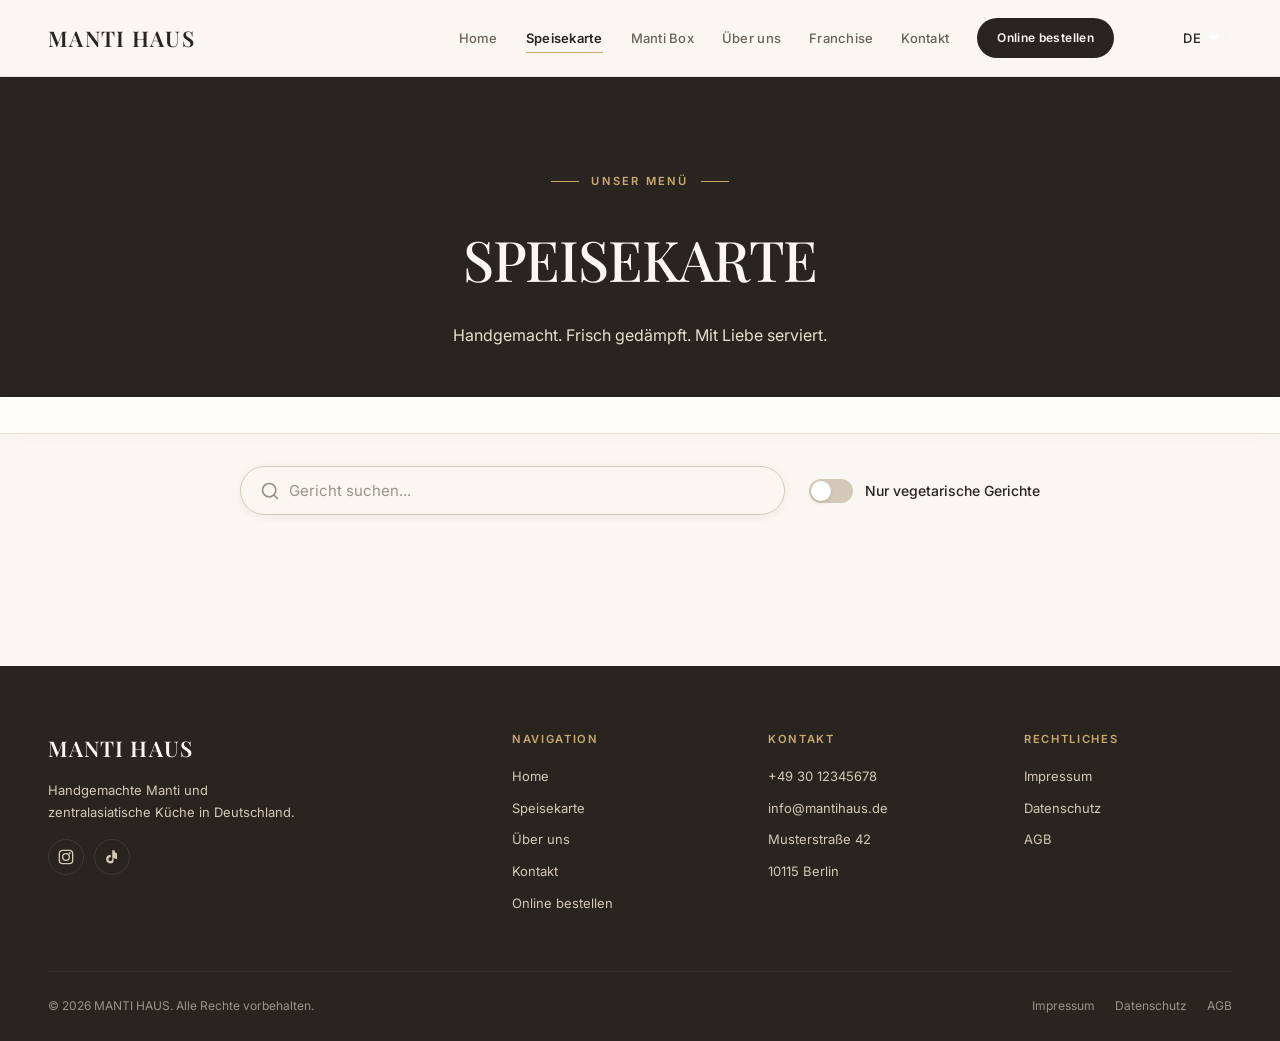
<file: speisekarte.html>
<!DOCTYPE html>
<html lang="de">
<head>
  <meta charset="UTF-8">
  <meta name="viewport" content="width=device-width, initial-scale=1.0">
  <meta name="description" content="Entdecke unsere Speisekarte. Handgemachte Manti, frische Beilagen und zentralasiatische Desserts.">
  <meta name="keywords" content="Speisekarte, Manti, Menü, Zentralasiatisch, Restaurant, Berlin, Vegetarisch">
  <title>Speisekarte | MANTI HAUS</title>
  <link rel="stylesheet" href="styles/main.css">
  <link rel="icon" type="image/svg+xml" href="data:image/svg+xml,<svg xmlns='http://www.w3.org/2000/svg' viewBox='0 0 100 100'><text y='.9em' font-size='90'>🥟</text></svg>">
</head>
<body>

  <!-- ====== PAGE HERO ====== -->
  <header class="page-hero" style="padding: 6rem 0 3rem 0; min-height: auto;">
    <div class="container">
      <div class="section__label section__label--center reveal" data-i18n="menu.page.label">Unser Menü</div>
      <h1 class="page-hero__title reveal reveal-d1" data-i18n="menu.page.title" style="margin-bottom: 1rem;">SPEISEKARTE</h1>
      <p class="page-hero__subtitle reveal reveal-d2" data-i18n="menu.page.subtitle" style="margin-bottom: 0;">Handgemacht. Frisch gedämpft. Mit Liebe serviert.</p>
    </div>
  </header>

  <!-- ====== CATEGORY NAVIGATION ====== -->
  <div class="menu-nav-wrapper">
    <div class="container">
      <div class="menu-filters" id="category-filters" role="tablist">
        <!-- Rendered by JS -->
      </div>
    </div>
  </div>

  <!-- ====== MENU SECTION ====== -->
  <section class="section" style="padding-top: 2rem;">
    <div class="container">
      
      <!-- Search & Filters -->
      <div class="menu-controls reveal reveal-d1">
        
        <div class="menu-search">
          <svg class="menu-search__icon" width="20" height="20" viewBox="0 0 24 24" fill="none" stroke="currentColor" stroke-width="2" stroke-linecap="round" stroke-linejoin="round"><circle cx="11" cy="11" r="8"></circle><line x1="21" y1="21" x2="16.65" y2="16.65"></line></svg>
          <input type="text" id="menu-search" class="menu-search__input" data-i18n-placeholder="menu.search.placeholder" placeholder="Gericht suchen..." aria-label="Speisekarte durchsuchen">
        </div>

        <label class="custom-toggle">
          <input type="checkbox" id="veg-toggle-input">
          <div class="custom-toggle__switch"></div>
          <span class="custom-toggle__label" data-i18n="menu.filter.veg">Nur vegetarische Gerichte</span>
        </label>

      </div>

      <!-- Menu Grid -->
      <div class="menu-grid" id="full-menu-grid" style="margin-top: 3rem;">
        <!-- Rendered by JS -->
      </div>
      
    </div>
  </section>

  <!-- Scripts -->
  <script src="js/translations.js"></script>
  <script src="js/data.js"></script>
  <script src="js/app.js"></script>
  <script>
    document.addEventListener('DOMContentLoaded', () => {
      renderNav('speisekarte');
      renderFooter();
      renderMobileBar();
      updateContent();

      const grid = document.getElementById('full-menu-grid');
      const filtersContainer = document.getElementById('category-filters');
      const searchInput = document.getElementById('menu-search');
      const vegToggle = document.getElementById('veg-toggle-input');
      
      let currentCategory = 'all';

      // 1. Render filter buttons
      MENU_CATEGORIES.forEach(cat => {
        const btn = document.createElement('button');
        btn.className = `menu-filter ${cat.id === 'all' ? 'active' : ''}`;
        btn.dataset.id = cat.id;
        btn.setAttribute('role', 'tab');
        btn.innerHTML = `${cat.icon} ${tStr(cat.name)}`;
        
        btn.addEventListener('click', () => {
          document.querySelectorAll('.menu-filter').forEach(b => b.classList.remove('active'));
          btn.classList.add('active');
          currentCategory = cat.id;
          renderMenu();
        });
        
        filtersContainer.appendChild(btn);
      });

      // 2. Render logic
      function renderMenu() {
        grid.innerHTML = '';
        let query = searchInput.value;
        let products = searchProducts(query);
        
        // Filter by category
        if (currentCategory !== 'all') {
          products = products.filter(p => p.category === currentCategory);
        }
        
        // Filter by vegetarian
        if (vegToggle.checked) {
          products = products.filter(p => p.vegetarian);
        }

        if (products.length === 0) {
          grid.innerHTML = `<div id="no-results" class="no-results" data-i18n="menu.empty">${translate('menu.empty') || 'Keine Gerichte gefunden. Bitte passe deine Filter an.'}</div>`;
          return;
        }

        // Animate entries slightly
        products.forEach((product, i) => {
          const cardHtml = renderProductCard(product);
          const temp = document.createElement('div');
          temp.innerHTML = cardHtml;
          const cardEl = temp.firstElementChild;
          
          if(!window.matchMedia('(prefers-reduced-motion: reduce)').matches){
             cardEl.style.opacity = '0';
             cardEl.style.transform = 'translateY(20px)';
             setTimeout(() => {
                cardEl.style.transition = 'opacity 0.4s ease, transform 0.4s ease';
                cardEl.style.opacity = '1';
                cardEl.style.transform = 'translateY(0)';
             }, 50 * i);
          }
          grid.appendChild(cardEl);
        });
      }

      // 3. Bind events
      searchInput.addEventListener('input', renderMenu);
      vegToggle.addEventListener('change', renderMenu);
      
      // Click cards to open modal
      grid.addEventListener('click', e => {
        const card = e.target.closest('.card');
        const btn = e.target.closest('.card__btn');
        if (btn) return; // Cart button handled by onclick
        if (card) openProductModal(card.dataset.id);
      });

      // Initial render
      renderMenu();
      initRevealAnimations();
    });
  </script>
</body>
</html>
</file>
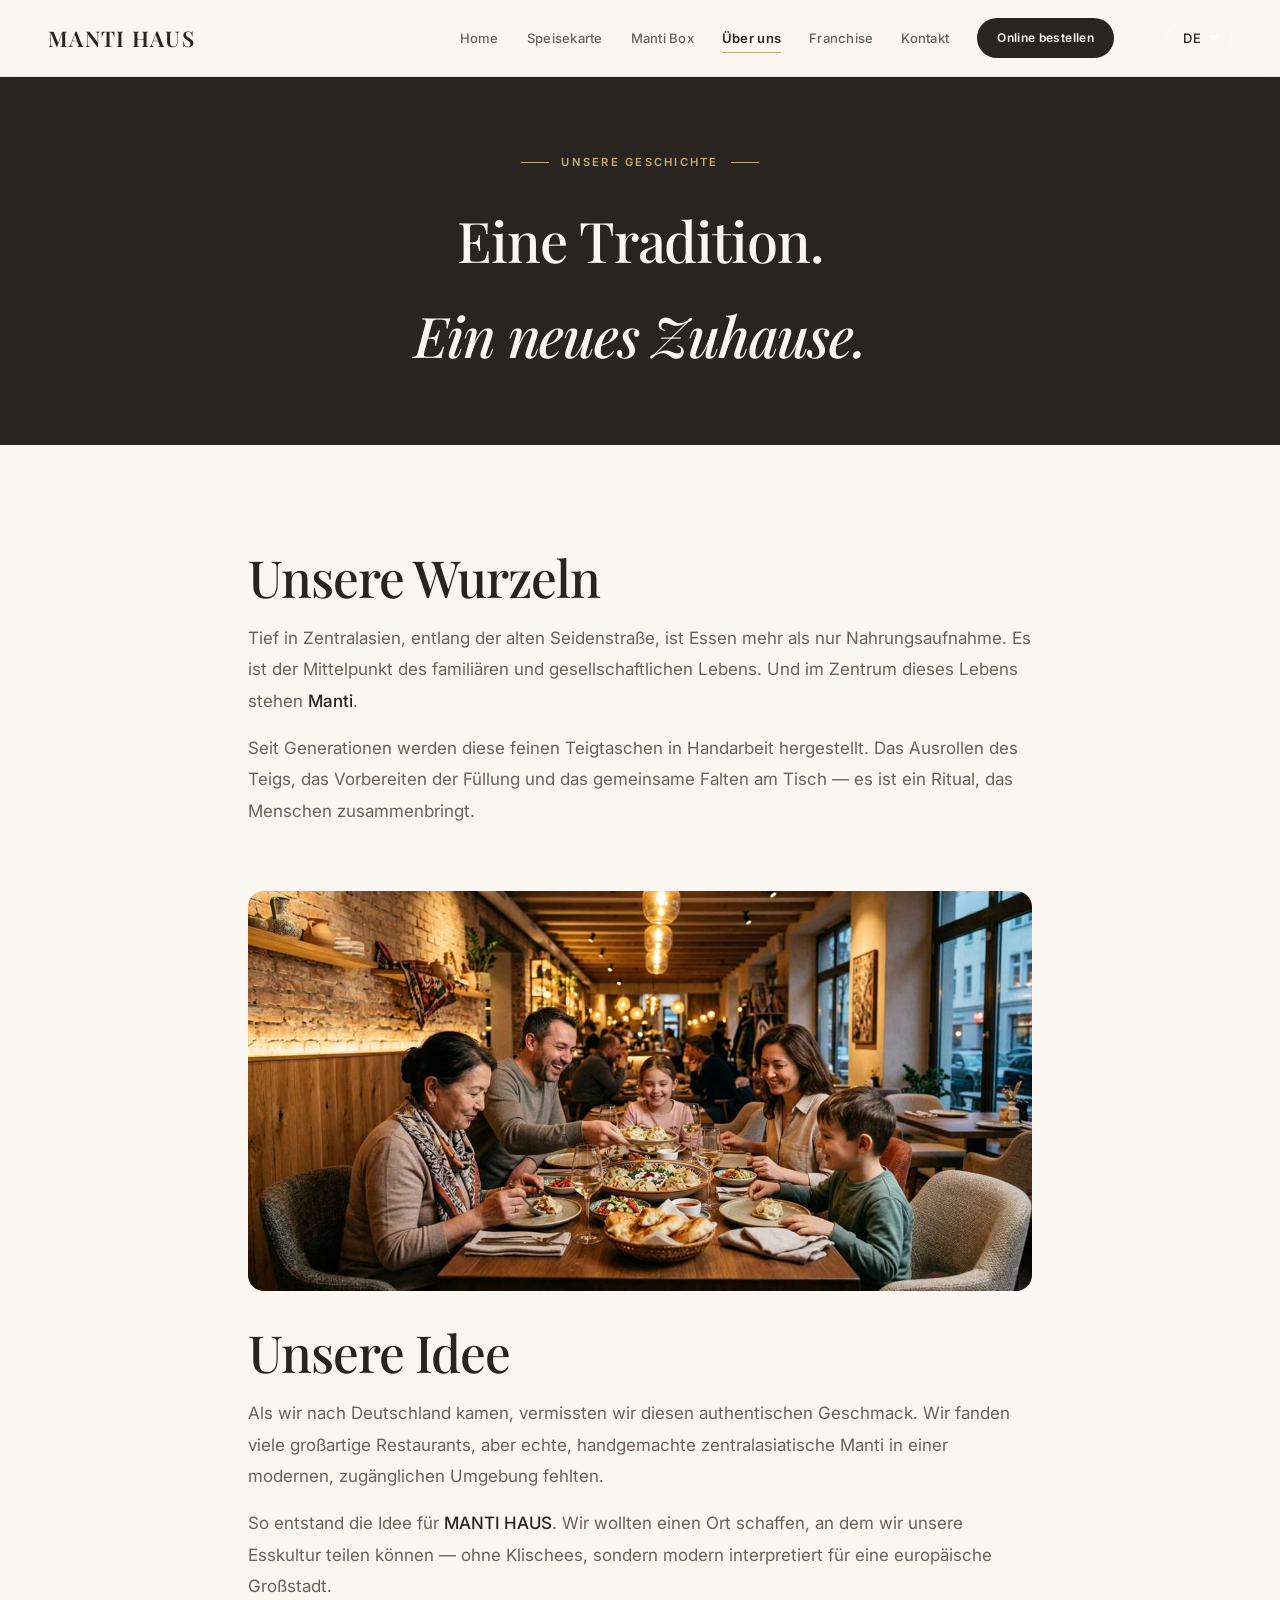
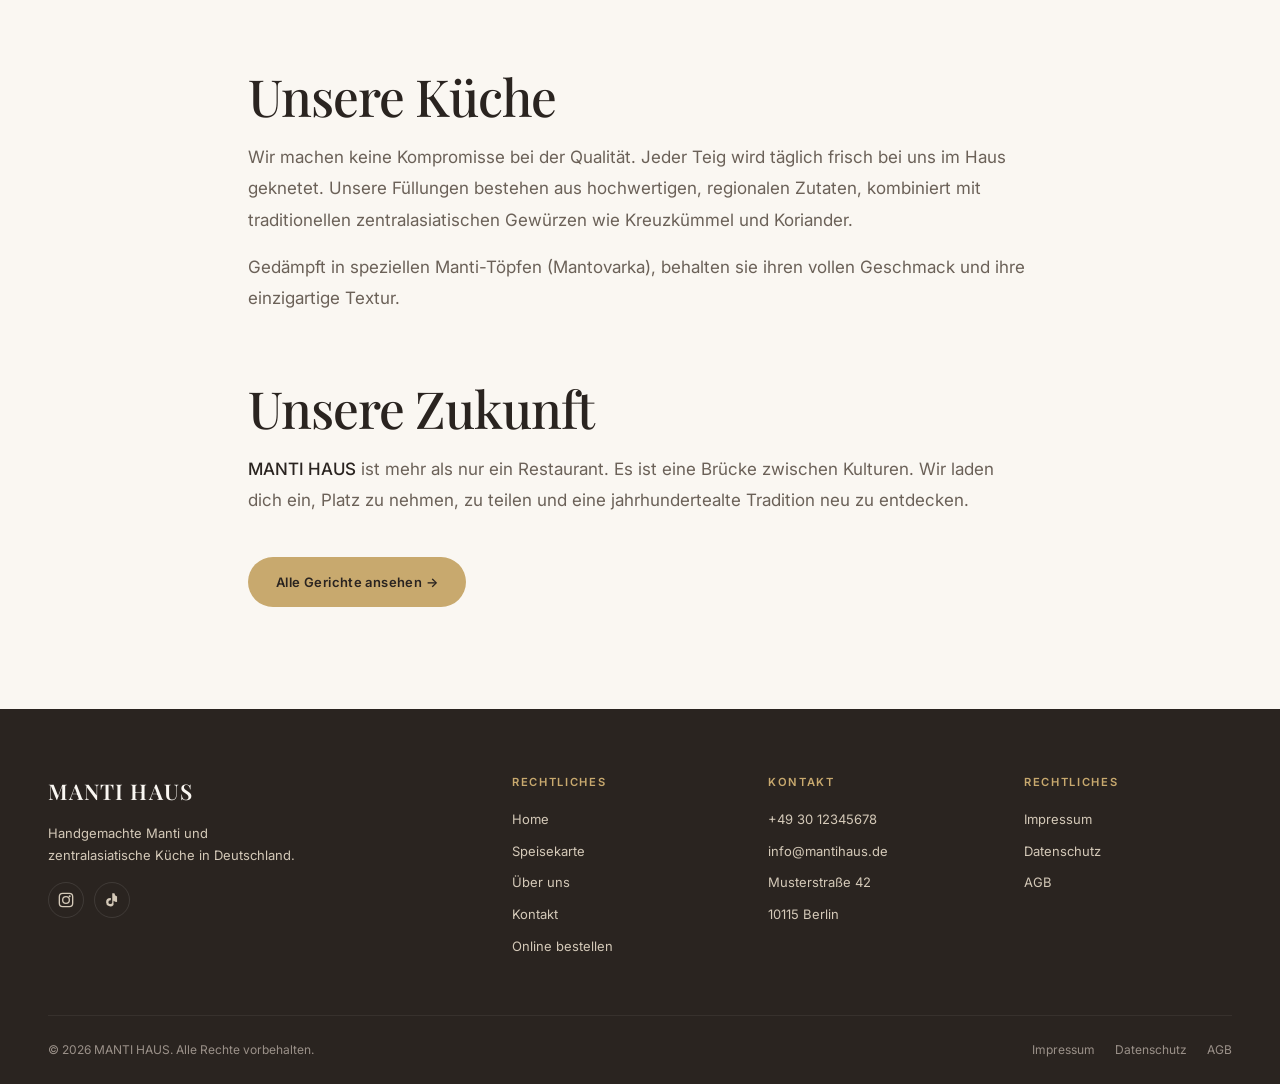
<file: ueber-uns.html>
<!DOCTYPE html>
<html lang="de">
<head>
  <meta charset="UTF-8">
  <meta name="viewport" content="width=device-width, initial-scale=1.0">
  <meta name="description" content="Lerne die Geschichte hinter MANTI HAUS kennen. Zentralasiatische Wurzeln, handgemachte Tradition und ein neues Zuhause in Deutschland.">
  <title>Über uns | MANTI HAUS</title>
  <link rel="stylesheet" href="styles/main.css">
</head>
<body>

  <!-- ====== PAGE HERO ====== -->
  <header class="page-hero">
    <div class="container">
      <div class="section__label section__label--center reveal" data-i18n="about.page.label">Unsere Geschichte</div>
      <h1 class="page-hero__title reveal reveal-d1" data-i18n="about.page.title">Eine Tradition.<br><em>Ein neues Zuhause.</em></h1>
    </div>
  </header>

  <!-- ====== CONTENT ====== -->
  <section class="section">
    <div class="container container--narrow">
      
      <!-- Wurzeln -->
      <div class="reveal" style="margin-bottom:4rem;">
        <h2 class="section__title" data-i18n="about.roots.title">Unsere Wurzeln</h2>
        <div class="about-text">
          <p data-i18n="about.roots.text1">Tief in Zentralasien, entlang der alten Seidenstraße, ist Essen mehr als nur Nahrungsaufnahme. Es ist der Mittelpunkt des familiären und gesellschaftlichen Lebens. Und im Zentrum dieses Lebens stehen <strong>Manti</strong>.</p>
          <p data-i18n="about.roots.text2">Seit Generationen werden diese feinen Teigtaschen in Handarbeit hergestellt. Das Ausrollen des Teigs, das Vorbereiten der Füllung und das gemeinsame Falten am Tisch — es ist ein Ritual, das Menschen zusammenbringt.</p>
        </div>
      </div>

      <!-- Idee & Image -->
      <div class="reveal reveal-d1" style="margin-bottom:4rem;">
        <img src="images/brand_story.jpg" alt="Familie isst gemeinsam" style="border-radius:var(--radius-lg); margin-bottom:2rem; width:100%; height:400px; object-fit:cover;">
        <h2 class="section__title" data-i18n="about.idea.title">Unsere Idee</h2>
        <div class="about-text">
          <p data-i18n="about.idea.text1">Als wir nach Deutschland kamen, vermissten wir diesen authentischen Geschmack. Wir fanden viele großartige Restaurants, aber echte, handgemachte zentralasiatische Manti in einer modernen, zugänglichen Umgebung fehlten.</p>
          <p data-i18n="about.idea.text2">So entstand die Idee für <strong>MANTI HAUS</strong>. Wir wollten einen Ort schaffen, an dem wir unsere Esskultur teilen können — ohne Klischees, sondern modern interpretiert für eine europäische Großstadt.</p>
        </div>
      </div>

      <!-- Küche -->
      <div class="reveal reveal-d2" style="margin-bottom:4rem;">
        <h2 class="section__title" data-i18n="about.kitchen.title">Unsere Küche</h2>
        <div class="about-text">
          <p data-i18n="about.kitchen.text1">Wir machen keine Kompromisse bei der Qualität. Jeder Teig wird täglich frisch bei uns im Haus geknetet. Unsere Füllungen bestehen aus hochwertigen, regionalen Zutaten, kombiniert mit traditionellen zentralasiatischen Gewürzen wie Kreuzkümmel und Koriander.</p>
          <p data-i18n="about.kitchen.text2">Gedämpft in speziellen Manti-Töpfen (Mantovarka), behalten sie ihren vollen Geschmack und ihre einzigartige Textur.</p>
        </div>
      </div>

      <!-- Zukunft -->
      <div class="reveal reveal-d3">
        <h2 class="section__title" data-i18n="about.future.title">Unsere Zukunft</h2>
        <div class="about-text">
          <p data-i18n="about.future.text1"><strong>MANTI HAUS</strong> ist mehr als nur ein Restaurant. Es ist eine Brücke zwischen Kulturen. Wir laden dich ein, Platz zu nehmen, zu teilen und eine jahrhundertealte Tradition neu zu entdecken.</p>
        </div>
        <div style="margin-top:2.5rem;">
          <a href="speisekarte.html" class="btn btn--primary" data-i18n="home.featured.btn">Speisekarte ansehen</a>
        </div>
      </div>

    </div>
  </section>

  <!-- Scripts -->
  <script src="js/translations.js"></script>
  <script src="js/data.js"></script>
  <script src="js/app.js"></script>
  <script>
    document.addEventListener('DOMContentLoaded', () => {
      renderNav('ueber-uns');
      renderFooter();
      renderMobileBar();
      initRevealAnimations();
      initRevealAnimations();
      updateDOMTranslations(); // Ensure translated text is populated
    });
  </script>
</body>
</html>
</file>
<file: styles/main.css>
/* ========================================
   MANTI HAUS — Complete Design System
   Multi-page Restaurant Website
   ======================================== */

@import url('https://fonts.googleapis.com/css2?family=Inter:wght@300;400;500;600;700&family=Playfair+Display:ital,wght@0,400;0,500;0,600;0,700;1,400;1,500&display=swap');

/* ─── Tokens ─── */
:root {
  --cream: #FAF7F2;
  --cream-light: #FFFDF9;
  --warm-white: #F5F0E8;
  --beige: #E8DFD0;
  --beige-dark: #D4C9B8;
  --burgundy: #6B1D2A;
  --burgundy-light: #8A2B3C;
  --burgundy-dark: #4A1220;
  --charcoal: #2A2420;
  --charcoal-light: #3D3530;
  --charcoal-medium: #4A413B;
  --gold: #C8A96E;
  --gold-light: #DBBF8A;
  --gold-dark: #A68B52;
  --text-primary: #2A2420;
  --text-secondary: #6B6158;
  --text-muted: #9B9189;
  --success: #2D6A4F;
  --error: #9B2C2C;
  --font-display: 'Playfair Display', Georgia, serif;
  --font-body: 'Inter', -apple-system, BlinkMacSystemFont, sans-serif;
  --radius-sm: 4px;
  --radius-md: 8px;
  --radius-lg: 16px;
  --radius-xl: 24px;
  --radius-full: 9999px;
  --shadow-sm: 0 2px 8px rgba(42,36,32,.06);
  --shadow-md: 0 4px 20px rgba(42,36,32,.08);
  --shadow-lg: 0 8px 40px rgba(42,36,32,.12);
  --shadow-xl: 0 16px 60px rgba(42,36,32,.16);
  --ease-out: cubic-bezier(.16,1,.3,1);
  --ease-in-out: cubic-bezier(.65,0,.35,1);
  --transition-fast: .2s var(--ease-out);
  --transition-normal: .4s var(--ease-out);
  --transition-slow: .6s var(--ease-out);
  --nav-height: 76px;
  --container: 1280px;
  --container-narrow: 880px;

  /* Fibonacci Spacing Rhythm */
  --space-xs: 8px;
  --space-sm: 13px;
  --space-md: 21px;
  --space-lg: 34px;
  --space-xl: 55px;
  --space-2xl: 89px;
  --space-3xl: 144px;
}

/* ─── Reset ─── */
*,*::before,*::after { margin:0; padding:0; box-sizing:border-box; }
html { scroll-behavior:smooth; -webkit-font-smoothing:antialiased; font-size:16px; }
body { font-family:var(--font-body); color:var(--text-primary); background:var(--cream); line-height:1.7; overflow-x:hidden; padding-top:var(--nav-height); }
img { max-width:100%; height:auto; display:block; }
a { text-decoration:none; color:inherit; transition:color var(--transition-fast); }
button { cursor:pointer; border:none; background:none; font-family:var(--font-body); }
ul,ol { list-style:none; }

/* ─── Container ─── */
.container { max-width:var(--container); margin:0 auto; padding:0 clamp(1.25rem,4vw,3rem); }
.container--narrow { max-width:var(--container-narrow); }

/* ─── Section ─── */
.section { padding:clamp(4rem,8vw,7rem) 0; }
.section--dark { background:var(--charcoal); color:var(--cream); }
.section--warm { background:var(--warm-white); }
.section--burgundy { background:var(--burgundy); color:var(--cream); }

.section__label {
  font-family:var(--font-body); font-size:.7rem; font-weight:600;
  letter-spacing:.2em; text-transform:uppercase; color:var(--gold);
  margin-bottom:1.25rem; display:flex; align-items:center; gap:.75rem;
}
.section__label::before { content:''; width:28px; height:1px; background:var(--gold); }
.section__label--center { justify-content:center; }
.section__label--center::after { content:''; width:28px; height:1px; background:var(--gold); }

.section__title {
  font-family:var(--font-display); font-size:clamp(1.85rem,4vw,3.25rem);
  font-weight:500; line-height:1.15; letter-spacing:-.02em; margin-bottom:1rem;
}
.section__title em { font-style:italic; color:var(--gold); }
.section--dark .section__title em { color:var(--gold-light); }

.section__subtitle {
  font-size:1.0625rem; color:var(--text-secondary); max-width:560px; line-height:1.8;
}
.section--dark .section__subtitle { color:var(--beige); }

/* ─── Reveal ─── */
.js-enabled .reveal { opacity:0; transform:translateY(32px); transition:opacity .7s var(--ease-out),transform .7s var(--ease-out); }
.js-enabled .reveal.revealed { opacity:1; transform:translateY(0); }
.reveal-d1 { transition-delay:.1s } .reveal-d2 { transition-delay:.2s }
.reveal-d3 { transition-delay:.3s } .reveal-d4 { transition-delay:.4s }

/* ─── Fibonacci Grid ─── */
.phi-grid {
  display: grid;
  grid-template-columns: 1fr;
  gap: var(--space-xl);
  align-items: center;
}
@media (min-width: 900px) {
  .phi-grid { grid-template-columns: 61.8% 1fr; gap: var(--space-2xl); }
  .phi-grid--reverse { grid-template-columns: 1fr 61.8%; }
}
.phi-grid__media img {
  width: 100%; height: auto; border-radius: var(--radius-lg); object-fit: cover;
}

/* ─── Buttons ─── */
.btn {
  display:inline-flex; align-items:center; justify-content:center; gap:.5rem;
  font-size:.8125rem; font-weight:600; letter-spacing:.03em;
  padding:.875rem 1.75rem; border-radius:var(--radius-full);
  transition:all var(--transition-fast); white-space:nowrap;
}
.btn--primary { background:var(--gold); color:var(--charcoal); }
.btn--primary:hover { background:var(--gold-light); transform:translateY(-2px); box-shadow:0 8px 24px rgba(200,169,110,.3); }
.btn--dark { background:var(--charcoal); color:var(--cream); }
.btn--dark:hover { background:var(--charcoal-light); transform:translateY(-2px); box-shadow:var(--shadow-lg); }
.btn--burgundy { background:var(--burgundy); color:var(--cream); }
.btn--burgundy:hover { background:var(--burgundy-light); transform:translateY(-2px); }
.btn--outline { border:1px solid rgba(255,255,255,.3); color:var(--cream); }
.btn--outline:hover { border-color:var(--cream); background:rgba(255,255,255,.08); }
.btn--ghost { color:var(--charcoal); border:1px solid var(--beige-dark); }
.btn--ghost:hover { border-color:var(--charcoal); background:var(--charcoal); color:var(--cream); }
.btn--white { background:var(--cream); color:var(--burgundy); }
.btn--white:hover { background:#fff; transform:translateY(-2px); box-shadow:0 8px 24px rgba(0,0,0,.15); }
.btn--outline-dark { border:1px solid var(--beige-dark); color:var(--charcoal); }
.btn--outline-dark:hover { border-color:var(--charcoal); }
.btn--lg { padding:1rem 2.25rem; font-size:.875rem; }
.btn--sm { padding:.5rem 1.25rem; font-size:.75rem; }

/* ========================================
   NAVIGATION
   ======================================== */
.nav {
  position:fixed; top:0; left:0; right:0; z-index:1000;
  background:rgba(250,247,242,.92); backdrop-filter:blur(24px); -webkit-backdrop-filter:blur(24px);
  border-bottom:1px solid rgba(42,36,32,.06);
  transition:box-shadow var(--transition-normal);
}
.nav.scrolled { box-shadow:0 1px 12px rgba(42,36,32,.06); }

.nav__inner {
  display:flex; align-items:center; justify-content:space-between;
  max-width:var(--container); margin:0 auto;
  padding:0 clamp(1.25rem,4vw,3rem); height:var(--nav-height);
}
.nav__logo {
  font-family:var(--font-display); font-size:1.35rem; font-weight:600;
  letter-spacing:.06em; color:var(--charcoal);
}
.nav__links { display:flex; align-items:center; gap:1.75rem; }
.nav__link {
  font-size:.8125rem; font-weight:500; letter-spacing:.02em; color:var(--text-secondary);
  position:relative; padding:.25rem 0; transition:color var(--transition-fast);
}
.nav__link::after {
  content:''; position:absolute; bottom:0; left:0; width:0; height:1.5px;
  background:var(--gold); transition:width var(--transition-normal);
}
.nav__link:hover { color:var(--charcoal); }
.nav__link:hover::after, .nav__link--active::after { width:100%; }
.nav__link--active { color:var(--charcoal); font-weight:600; }

.nav__cta-order {
  background:var(--charcoal); color:var(--cream) !important;
  padding:.625rem 1.25rem; font-size:.75rem; position:relative;
}
.nav__cta-order:hover { background:var(--burgundy); }

.nav__right-mobile { display:none; align-items:center; gap:.75rem; }
.nav__cart-icon {
  position:relative; font-size:1.125rem; padding:.25rem;
}

.nav__toggle {
  display:none; flex-direction:column; gap:5px; padding:4px; z-index:1001;
}
.nav__toggle span { width:22px; height:1.5px; background:var(--charcoal); transition:all var(--transition-fast); border-radius:2px; }
.nav__toggle.active span:nth-child(1) { transform:rotate(45deg) translate(4.5px,4.5px); }
.nav__toggle.active span:nth-child(2) { opacity:0; }
.nav__toggle.active span:nth-child(3) { transform:rotate(-45deg) translate(4.5px,-4.5px); }

.cart-badge {
  position:absolute; top:-6px; right:-8px;
  width:18px; height:18px; border-radius:50%;
  background:var(--burgundy); color:#fff;
  font-size:.6rem; font-weight:700;
  display:flex; align-items:center; justify-content:center;
}

/* ========================================
   HERO (Home page)
   ======================================== */
.hero {
  position:relative; min-height:calc(100vh - var(--nav-height)); display:flex;
  align-items:center; overflow:hidden; background:var(--charcoal);
  margin-top:calc(-1 * var(--nav-height)); padding-top:var(--nav-height);
}
.hero .nav { background:transparent; border-bottom-color:transparent; }
.hero__bg { position:absolute; inset:0; z-index:1; }
.hero__bg img {
  width:100%; height:100%; object-fit:cover; filter:brightness(.4);
  transform:scale(1.04); animation:heroZoom 22s ease-in-out infinite alternate;
}
@keyframes heroZoom { 0%{transform:scale(1.04)} 100%{transform:scale(1.1)} }
.hero__overlay {
  position:absolute; inset:0; z-index:2;
  background:linear-gradient(180deg,rgba(42,36,32,.25) 0%,rgba(42,36,32,.05) 40%,rgba(42,36,32,.55) 100%);
}
.hero__steam { position:absolute; bottom:18%; left:50%; transform:translateX(-50%); z-index:3; width:280px; height:180px; pointer-events:none; }
.steam-particle {
  position:absolute; bottom:0; background:rgba(255,255,255,.05);
  border-radius:50%; filter:blur(8px); animation:steamRise linear infinite;
}
@keyframes steamRise {
  0% { opacity:0; transform:translateY(0) translateX(0) scale(.5); }
  15% { opacity:.5; } 50% { opacity:.25; }
  100% { opacity:0; transform:translateY(-180px) translateX(var(--drift)) scale(1.4); }
}
.hero__content { position:relative; z-index:4; max-width:var(--container); margin:0 auto; padding:0 clamp(1.25rem,4vw,3rem); }
.hero__badge {
  display:inline-flex; align-items:center; gap:.5rem;
  font-size:.7rem; font-weight:600; letter-spacing:.15em; text-transform:uppercase;
  color:var(--gold-light); padding:.5rem 1.15rem;
  border:1px solid rgba(200,169,110,.25); border-radius:var(--radius-full);
  margin-bottom:2rem; backdrop-filter:blur(4px);
}
.hero__title {
  font-family:var(--font-display); font-size:clamp(2.75rem,7.5vw,6rem);
  font-weight:500; line-height:1.05; letter-spacing:-.03em;
  color:var(--cream); margin-bottom:1.25rem; max-width:780px;
}
.hero__title em { font-style:italic; color:var(--gold-light); }
.hero__subtitle {
  font-size:clamp(.95rem,1.4vw,1.15rem); color:rgba(245,240,232,.7);
  max-width:520px; line-height:1.85; margin-bottom:2.5rem; font-weight:300;
}
.hero__actions { display:flex; align-items:center; gap:1rem; flex-wrap:wrap; }
.hero__scroll {
  position:absolute; bottom:2rem; left:50%; transform:translateX(-50%); z-index:4;
  display:flex; flex-direction:column; align-items:center; gap:.4rem;
  color:rgba(245,240,232,.4); font-size:.625rem; letter-spacing:.15em; text-transform:uppercase;
  animation:scrollBounce 2s ease-in-out infinite;
}
.hero__scroll-line { width:1px; height:36px; background:linear-gradient(to bottom,rgba(245,240,232,.35),transparent); }
@keyframes scrollBounce { 0%,100%{transform:translateX(-50%) translateY(0)} 50%{transform:translateX(-50%) translateY(6px)} }

/* ========================================
   PAGE HERO (non-home pages)
   ======================================== */
.page-hero {
  padding:clamp(3rem,6vw,5rem) 0 clamp(2rem,4vw,3.5rem);
  background:var(--charcoal); color:var(--cream); text-align:center;
}
.page-hero__title {
  font-family:var(--font-display); font-size:clamp(2.25rem,5vw,3.5rem);
  font-weight:500; letter-spacing:-.02em; margin-bottom:.75rem;
}
.page-hero__subtitle { font-size:1rem; color:var(--beige); max-width:480px; margin:0 auto; }

/* ========================================
   PRODUCT CARDS
   ======================================== */
.card {
  background:var(--cream-light); border-radius:var(--radius-lg); overflow:hidden;
  border:1px solid rgba(0,0,0,.04); transition:all var(--transition-normal); cursor:pointer;
}
.card:hover { transform:translateY(-6px); box-shadow:var(--shadow-xl); }
.card__image { position:relative; aspect-ratio:1; overflow:hidden; background:var(--beige); }
.card__image img { width:100%; height:100%; object-fit:cover; transition:transform .7s var(--ease-out); }
.card:hover .card__image img { transform:scale(1.06); }
.card__image-placeholder {
  width:100%; height:100%; display:flex; align-items:center; justify-content:center;
  font-family:var(--font-display); font-size:3rem; color:var(--beige-dark);
  background:linear-gradient(135deg,var(--warm-white),var(--beige));
}
.card__tag {
  position:absolute; top:.75rem; left:.75rem;
  font-size:.625rem; font-weight:600; letter-spacing:.08em; text-transform:uppercase;
  padding:.3rem .7rem; background:rgba(42,36,32,.8); backdrop-filter:blur(6px);
  color:var(--cream); border-radius:var(--radius-full);
}
.card__veg {
  position:absolute; top:.75rem; right:.75rem;
  font-size:1rem; background:rgba(255,255,255,.9); width:28px; height:28px;
  border-radius:50%; display:flex; align-items:center; justify-content:center;
}
.card__body { padding:1.25rem; }
.card__name { font-family:var(--font-display); font-size:1.125rem; font-weight:600; margin-bottom:.35rem; }
.card__desc { font-size:.8125rem; color:var(--text-secondary); line-height:1.6; margin-bottom:1rem; }
.card__footer { display:flex; align-items:center; justify-content:space-between; }
.card__price { font-family:var(--font-display); font-size:1.125rem; font-weight:600; color:var(--burgundy); }
.card__btn {
  font-size:.75rem; font-weight:600; padding:.5rem 1.1rem;
  background:var(--charcoal); color:var(--cream); border-radius:var(--radius-full);
  transition:all var(--transition-fast);
}
.card__btn:hover { background:var(--burgundy); transform:translateY(-1px); }

.card--compact .card__image { aspect-ratio:4/3; }

/* ========================================
   MENU PAGE SPECIFICS
   ======================================== */
/* Category Nav Wrapper */
.menu-nav-wrapper {
  background: var(--cream-light);
  border-bottom: 1px solid var(--beige);
  position: sticky;
  top: var(--nav-height);
  z-index: 100;
  padding: 1rem 0;
  box-shadow: 0 4px 20px rgba(0,0,0,0.02);
}

.menu-filters {
  display: flex;
  gap: 0.75rem;
  justify-content: center;
  overflow-x: auto;
  scrollbar-width: none;
  -webkit-overflow-scrolling: touch;
  padding-bottom: 0.25rem; /* for slight scrollbar breathing room if needed */
}
.menu-filters::-webkit-scrollbar { display: none; }

.menu-filter {
  padding: 0.6rem 1.25rem;
  border-radius: var(--radius-full);
  font-family: var(--font-display);
  font-size: 0.875rem;
  font-weight: 500;
  border: 1px solid transparent;
  color: var(--text-secondary);
  background: transparent;
  transition: all var(--transition-fast);
  white-space: nowrap;
  flex-shrink: 0;
}
.menu-filter:hover {
  color: var(--charcoal);
  background: var(--warm-white);
}
.menu-filter.active {
  background: var(--charcoal);
  color: var(--gold);
  border-color: var(--charcoal);
  box-shadow: var(--shadow-sm);
}

/* Controls: Search & Toggle */
.menu-controls {
  display: flex;
  flex-wrap: wrap;
  gap: 1.5rem;
  align-items: center;
  justify-content: space-between;
  max-width: 800px;
  margin: 0 auto 1rem;
}

.menu-search {
  flex: 1;
  min-width: 250px;
  position: relative;
}
.menu-search__input {
  width: 100%;
  padding: 0.875rem 1rem 0.875rem 3rem;
  border: 1px solid var(--beige-dark);
  border-radius: var(--radius-full);
  font-size: 0.9375rem;
  font-family: var(--font-body);
  color: var(--charcoal);
  background: var(--white);
  transition: all var(--transition-fast);
  outline: none;
  box-shadow: var(--shadow-sm);
}
.menu-search__input:focus {
  border-color: var(--gold);
  box-shadow: 0 0 0 4px rgba(200, 169, 110, 0.15);
}
.menu-search__input::placeholder { color: var(--text-muted); }
.menu-search__icon {
  position: absolute;
  left: 1.25rem;
  top: 50%;
  transform: translateY(-50%);
  color: var(--text-muted);
  pointer-events: none;
  transition: color var(--transition-fast);
}
.menu-search__input:focus + .menu-search__icon {
  color: var(--gold);
}

/* Custom Veg Toggle */
.custom-toggle {
  display: flex;
  align-items: center;
  gap: 0.75rem;
  cursor: pointer;
  user-select: none;
}
.custom-toggle input {
  display: none;
}
.custom-toggle__switch {
  position: relative;
  width: 44px;
  height: 24px;
  background: var(--beige-dark);
  border-radius: 34px;
  transition: background 0.3s;
}
.custom-toggle__switch::after {
  content: '';
  position: absolute;
  top: 2px;
  left: 2px;
  width: 20px;
  height: 20px;
  background: white;
  border-radius: 50%;
  transition: transform 0.3s cubic-bezier(0.4, 0.0, 0.2, 1);
  box-shadow: 0 2px 4px rgba(0,0,0,0.1);
}
.custom-toggle input:checked + .custom-toggle__switch {
  background: #4ade80; /* Nice fresh green */
}
.custom-toggle input:checked + .custom-toggle__switch::after {
  transform: translateX(20px);
}
.custom-toggle__label {
  font-size: 0.875rem;
  font-weight: 500;
  color: var(--charcoal);
}

.menu-grid {
  display: grid;
  grid-template-columns: repeat(auto-fill, minmax(300px, 1fr));
  gap: 2rem;
}

.menu-empty, .no-results {
  grid-column: 1 / -1;
  text-align: center;
  padding: 4rem 2rem;
  color: var(--text-muted);
  font-size: 1.125rem;
  background: var(--cream-light);
  border-radius: var(--radius-lg);
  border: 1px dashed var(--beige-dark);
}

/* ========================================
   DIFFERENCE / FEATURE CARDS
   ======================================== */
.features-grid { display:grid; grid-template-columns:repeat(4,1fr); gap:1.25rem; }
.feature-card {
  padding:2.5rem 1.5rem; text-align:center; border-radius:var(--radius-lg);
  border:1px solid var(--beige); transition:all var(--transition-normal);
  position:relative; overflow:hidden;
}
.feature-card::before {
  content:''; position:absolute; inset:0;
  background:linear-gradient(135deg,var(--charcoal),var(--charcoal-light));
  opacity:0; transition:opacity var(--transition-normal); z-index:0;
}
.feature-card:hover::before { opacity:1; }
.feature-card > * { position:relative; z-index:1; }
.feature-card:hover { border-color:transparent; transform:translateY(-5px); box-shadow:var(--shadow-xl); }
.feature-card__icon { font-size:2rem; margin-bottom:1rem; display:block; transition:transform var(--transition-normal); }
.feature-card:hover .feature-card__icon { transform:scale(1.15); }
.feature-card__title {
  font-family:var(--font-display); font-size:1.125rem; font-weight:600;
  margin-bottom:.4rem; transition:color var(--transition-normal);
}
.feature-card:hover .feature-card__title { color:var(--cream); }
.feature-card__desc {
  font-size:.8125rem; color:var(--text-secondary); line-height:1.6;
  transition:color var(--transition-normal);
}
.feature-card:hover .feature-card__desc { color:var(--beige); }

/* ========================================
   PROCESS TIMELINE
   ======================================== */
.process-grid { display:grid; grid-template-columns:repeat(5,1fr); gap:0; position:relative; }
.process-step { text-align:center; padding:2rem 1rem; position:relative; }
.process-step::after {
  content:''; position:absolute; top:36px; right:0; width:50%; height:1px;
  background:linear-gradient(90deg,var(--gold),transparent); z-index:0;
}
.process-step:last-child::after { display:none; }
.process-step__num {
  display:inline-flex; align-items:center; justify-content:center;
  width:44px; height:44px; border-radius:50%;
  background:var(--charcoal); color:var(--gold);
  font-family:var(--font-display); font-size:1.1rem; font-weight:500;
  margin-bottom:1rem; position:relative; z-index:1;
}
.process-step__icon { font-size:2rem; margin-bottom:.75rem; display:block; }
.process-step__title { font-family:var(--font-display); font-size:1rem; font-weight:600; margin-bottom:.25rem; }
.process-step__desc { font-size:.75rem; color:var(--text-secondary); line-height:1.5; }

/* ========================================
   ABOUT PAGE SECTIONS
   ======================================== */
.about-grid { display:grid; grid-template-columns:1fr 1fr; gap:clamp(2rem,5vw,5rem); align-items:center; }
.about-image { border-radius:var(--radius-lg); overflow:hidden; aspect-ratio:4/3; }
.about-image img { width:100%; height:100%; object-fit:cover; transition:transform .7s var(--ease-out); }
.about-image:hover img { transform:scale(1.03); }
.about-text p { font-size:1.0625rem; color:var(--text-secondary); line-height:1.85; margin-bottom:1rem; }
.about-text p:last-child { margin-bottom:0; }
.about-text strong { color:var(--text-primary); font-weight:500; }

.about-values { display:grid; grid-template-columns:repeat(2,1fr); gap:1.5rem; margin-top:2rem; }
.about-value { padding:1.5rem; background:var(--warm-white); border-radius:var(--radius-md); }
.about-value__title { font-family:var(--font-display); font-size:1rem; font-weight:600; margin-bottom:.25rem; }
.about-value__text { font-size:.8125rem; color:var(--text-secondary); }

/* ========================================
   BRAND STORY (dark CTA section)
   ======================================== */
.story-section { position:relative; overflow:hidden; }
.story-section__bg { position:absolute; inset:0; z-index:0; }
.story-section__bg img { width:100%; height:100%; object-fit:cover; opacity:.15; filter:grayscale(40%); }
.story-section__content { position:relative; z-index:1; max-width:680px; margin:0 auto; text-align:center; }
.story-section__text { font-size:1.125rem; color:var(--beige); line-height:2; margin-top:1.5rem; }
.story-section__text p { margin-bottom:.75rem; }
.story-section__text strong { color:var(--cream); font-weight:500; }
.story-section__divider { width:50px; height:1px; background:var(--gold); margin:2.5rem auto; }
.story-section__quote { font-family:var(--font-display); font-size:1.35rem; font-style:italic; color:var(--gold-light); line-height:1.5; }

/* ========================================
   SOCIAL GALLERY
   ======================================== */
.social-grid { display:grid; grid-template-columns:repeat(6,1fr); gap:3px; margin:0 calc(-1 * clamp(1.25rem,4vw,3rem)); }
.social-item { position:relative; aspect-ratio:1; overflow:hidden; cursor:pointer; }
.social-item img { width:100%; height:100%; object-fit:cover; transition:transform .6s var(--ease-out),filter .6s var(--ease-out); }
.social-item:hover img { transform:scale(1.06); filter:brightness(.65); }
.social-item__overlay {
  position:absolute; inset:0; display:flex; align-items:center; justify-content:center;
  opacity:0; transition:opacity var(--transition-fast);
}
.social-item:hover .social-item__overlay { opacity:1; }
.social-item__icon { font-size:1.5rem; color:#fff; filter:drop-shadow(0 2px 6px rgba(0,0,0,.3)); }

/* ========================================
   LOCATION / CONTACT
   ======================================== */
.location-grid { display:grid; grid-template-columns:1fr 1fr; gap:clamp(2rem,4vw,4rem); align-items:stretch; }
.location-item { display:flex; align-items:flex-start; gap:.875rem; margin-bottom:1.25rem; padding-bottom:1.25rem; border-bottom:1px solid var(--beige); }
.location-item:last-child { border-bottom:none; }
.location-item__icon { font-size:1.15rem; flex-shrink:0; margin-top:2px; }
.location-item__label { font-size:.7rem; font-weight:600; letter-spacing:.1em; text-transform:uppercase; color:var(--text-muted); margin-bottom:.15rem; }
.location-item__value { font-size:.9375rem; color:var(--charcoal); line-height:1.5; }
.location-map {
  border-radius:var(--radius-lg); overflow:hidden; min-height:380px;
  background:linear-gradient(135deg,var(--beige),var(--beige-dark));
  display:flex; flex-direction:column; align-items:center; justify-content:center;
  color:var(--charcoal-medium); gap:.75rem;
}
.location-map__icon { font-size:2.5rem; opacity:.4; }
.location-map__text { font-size:.8125rem; font-weight:500; opacity:.5; }

/* Contact form */
.contact-form { margin-top:2rem; }
.form-group { margin-bottom:1.25rem; }
.form-label { display:block; font-size:.75rem; font-weight:600; letter-spacing:.05em; color:var(--text-secondary); margin-bottom:.4rem; }
.form-input, .form-textarea {
  width:100%; padding:.75rem 1rem; border:1px solid var(--beige-dark);
  border-radius:var(--radius-md); font-family:var(--font-body); font-size:.875rem;
  color:var(--charcoal); background:var(--cream-light); outline:none;
  transition:border-color var(--transition-fast);
}
.form-input:focus, .form-textarea:focus { border-color:var(--gold); }
.form-textarea { resize:vertical; min-height:120px; }

/* ========================================
   ORDER / CART PAGE
   ======================================== */
.order-layout { display:grid; grid-template-columns:1fr 380px; gap:2.5rem; align-items:start; }
.cart-panel {
  background:var(--cream-light); border:1px solid var(--beige);
  border-radius:var(--radius-lg); padding:1.5rem; position:sticky; top:calc(var(--nav-height) + 1.5rem);
}
.cart-panel__title { font-family:var(--font-display); font-size:1.25rem; font-weight:600; margin-bottom:1rem; }
.cart-empty { text-align:center; padding:2rem 1rem; color:var(--text-muted); font-size:.875rem; }
.cart-item {
  display:flex; gap:1rem; padding:.875rem 0; border-bottom:1px solid var(--beige);
  align-items:center;
}
.cart-item:last-child { border-bottom:none; }
.cart-item__image { width:56px; height:56px; border-radius:var(--radius-md); overflow:hidden; flex-shrink:0; background:var(--beige); }
.cart-item__image img { width:100%; height:100%; object-fit:cover; }
.cart-item__info { flex:1; min-width:0; }
.cart-item__name { font-size:.8125rem; font-weight:600; margin-bottom:.15rem; overflow:hidden; text-overflow:ellipsis; white-space:nowrap; }
.cart-item__price { font-size:.75rem; color:var(--text-secondary); }
.cart-item__actions { display:flex; align-items:center; gap:.5rem; }
.cart-item__qty-btn {
  width:26px; height:26px; border-radius:50%; border:1px solid var(--beige-dark);
  display:flex; align-items:center; justify-content:center; font-size:.75rem;
  color:var(--charcoal); transition:all var(--transition-fast);
}
.cart-item__qty-btn:hover { border-color:var(--charcoal); background:var(--charcoal); color:var(--cream); }
.cart-item__qty { font-size:.8125rem; font-weight:600; min-width:20px; text-align:center; }
.cart-item__remove { font-size:.7rem; color:var(--text-muted); margin-left:.25rem; transition:color var(--transition-fast); }
.cart-item__remove:hover { color:var(--error); }
.cart-total { display:flex; justify-content:space-between; padding:1rem 0; border-top:2px solid var(--charcoal); margin-top:.75rem; }
.cart-total__label { font-size:.875rem; font-weight:600; }
.cart-total__value { font-family:var(--font-display); font-size:1.25rem; font-weight:600; color:var(--burgundy); }
.cart-checkout { width:100%; margin-top:1rem; }

/* ========================================
   CTA SECTION
   ======================================== */
.cta-section {
  text-align:center; position:relative; overflow:hidden;
}
.cta-section::before {
  content:''; position:absolute; top:-40%; right:-15%;
  width:400px; height:400px; border-radius:50%;
  background:rgba(200,169,110,.08); pointer-events:none;
}
.cta-section__text { font-size:1.0625rem; color:rgba(245,240,232,.75); max-width:480px; margin:0 auto 2rem; line-height:1.8; }
.cta-section__actions { display:flex; justify-content:center; gap:1rem; flex-wrap:wrap; }

/* ========================================
   MOBILE BOTTOM BAR
   ======================================== */
.mobile-bar {
  display:none; position:fixed; bottom:0; left:0; right:0; z-index:999;
  background:rgba(250,247,242,.95); backdrop-filter:blur(16px);
  border-top:1px solid var(--beige); padding:.75rem 1.25rem;
  justify-content:space-between; align-items:center;
}
.mobile-bar__info { font-size:.75rem; font-weight:500; color:var(--text-secondary); }
.mobile-bar__btn { padding:.625rem 1.5rem; }

/* ========================================
   PRODUCT MODAL
   ======================================== */
.modal {
  position:fixed; inset:0; z-index:2000;
  display:flex; align-items:center; justify-content:center;
  opacity:0; pointer-events:none; transition:opacity .3s var(--ease-out);
}
.modal.open { opacity:1; pointer-events:auto; }
.modal__backdrop { position:absolute; inset:0; background:rgba(42,36,32,.6); backdrop-filter:blur(4px); }
.modal__content {
  position:relative; background:var(--cream); border-radius:var(--radius-lg);
  max-width:560px; width:92%; max-height:90vh; overflow-y:auto;
  transform:translateY(24px) scale(.97); transition:transform .35s var(--ease-out);
  box-shadow:var(--shadow-xl);
}
.modal.open .modal__content { transform:translateY(0) scale(1); }
.modal__close {
  position:absolute; top:1rem; right:1rem; z-index:10;
  width:36px; height:36px; border-radius:50%;
  background:rgba(42,36,32,.7); color:#fff;
  display:flex; align-items:center; justify-content:center;
  font-size:.875rem; transition:background var(--transition-fast);
}
.modal__close:hover { background:var(--charcoal); }
.modal__image { aspect-ratio:16/10; overflow:hidden; }
.modal__image img { width:100%; height:100%; object-fit:cover; }
.modal__body { padding:1.75rem; }
.modal__header { display:flex; gap:.5rem; margin-bottom:.5rem; }
.modal__veg, .modal__tag {
  font-size:.6875rem; font-weight:600; letter-spacing:.05em;
  padding:.25rem .65rem; border-radius:var(--radius-full);
  background:var(--warm-white); color:var(--text-secondary);
}
.modal__title { font-family:var(--font-display); font-size:1.5rem; font-weight:600; margin-bottom:.5rem; }
.modal__desc { font-size:.9375rem; color:var(--text-secondary); line-height:1.7; margin-bottom:1.25rem; }
.modal__section { margin-bottom:1rem; }
.modal__section-title { font-size:.7rem; font-weight:600; letter-spacing:.1em; text-transform:uppercase; color:var(--text-muted); margin-bottom:.25rem; }
.modal__section-text { font-size:.8125rem; color:var(--text-secondary); }
.modal__allergens { display:flex; gap:.35rem; flex-wrap:wrap; }
.modal__allergen { font-size:.6875rem; padding:.2rem .6rem; background:var(--beige); border-radius:var(--radius-full); color:var(--text-secondary); }
.modal__order { display:flex; align-items:center; gap:1rem; flex-wrap:wrap; padding-top:1.25rem; border-top:1px solid var(--beige); margin-top:1.25rem; }
.modal__price { font-family:var(--font-display); font-size:1.35rem; font-weight:600; color:var(--burgundy); }
.modal__qty { display:flex; align-items:center; gap:.5rem; }
.modal__qty-btn {
  width:32px; height:32px; border-radius:50%; border:1px solid var(--beige-dark);
  display:flex; align-items:center; justify-content:center; font-size:1rem;
  transition:all var(--transition-fast);
}
.modal__qty-btn:hover { border-color:var(--charcoal); background:var(--charcoal); color:var(--cream); }
.modal__qty-val { font-size:1rem; font-weight:600; min-width:24px; text-align:center; }
.modal__add { flex:1; min-width:180px; }

/* ========================================
   CART NOTIFICATION TOAST
   ======================================== */
.cart-notification {
  position:fixed; bottom:2rem; left:50%; transform:translateX(-50%) translateY(20px);
  background:var(--charcoal); color:var(--cream); font-size:.8125rem; font-weight:500;
  padding:.75rem 1.5rem; border-radius:var(--radius-full);
  box-shadow:var(--shadow-xl); z-index:3000;
  opacity:0; transition:all .35s var(--ease-out); pointer-events:none;
  display:flex; align-items:center; gap:.5rem;
}
.cart-notification span { color:var(--gold); }
.cart-notification.show { opacity:1; transform:translateX(-50%) translateY(0); }

/* ========================================
   FOOTER
   ======================================== */
.footer { background:var(--charcoal); color:var(--cream); padding:4rem 0 1.5rem; }
.footer__grid { display:grid; grid-template-columns:2fr 1fr 1fr 1fr; gap:3rem; margin-bottom:3rem; }
.footer__brand-name { font-family:var(--font-display); font-size:1.35rem; font-weight:600; letter-spacing:.05em; margin-bottom:.75rem; }
.footer__brand-desc { font-size:.8125rem; color:var(--beige-dark); line-height:1.7; max-width:260px; }
.footer__socials { display:flex; gap:.6rem; margin-top:1rem; }
.footer__social {
  display:flex; align-items:center; justify-content:center;
  width:36px; height:36px; border-radius:50%; border:1px solid rgba(255,255,255,.1);
  color:var(--beige-dark); transition:all var(--transition-fast);
}
.footer__social:hover { border-color:var(--gold); color:var(--gold); background:rgba(200,169,110,.1); }
.footer__social svg { width:16px; height:16px; }
.footer__title { font-size:.7rem; font-weight:600; letter-spacing:.15em; text-transform:uppercase; color:var(--gold); margin-bottom:1rem; }
.footer__link { display:block; font-size:.8125rem; color:var(--beige-dark); margin-bottom:.6rem; transition:color var(--transition-fast); }
.footer__link:hover { color:var(--cream); }
.footer__bottom {
  padding-top:1.5rem; border-top:1px solid rgba(255,255,255,.06);
  display:flex; align-items:center; justify-content:space-between; flex-wrap:wrap; gap:.75rem;
}
.footer__copyright { font-size:.75rem; color:var(--text-muted); }
.footer__legal { display:flex; gap:1.25rem; }
.footer__legal a { font-size:.75rem; color:var(--text-muted); transition:color var(--transition-fast); }
.footer__legal a:hover { color:var(--cream); }

/* ========================================
   RESPONSIVE
   ======================================== */
@media (max-width:1024px) {
  .nav__links { display:none; }
  .nav__right-mobile { display:flex; }
  .nav__links.open {
    display:flex; flex-direction:column; position:fixed;
    top:0; left:0; right:0; bottom:0;
    background:rgba(42,36,32,.97); backdrop-filter:blur(20px);
    justify-content:center; align-items:center; gap:1.75rem; z-index:999;
  }
  .nav__links.open .nav__link { font-size:1.35rem; color:var(--cream); }
  .nav__links.open .nav__cta-order { font-size:.875rem; padding:.75rem 1.75rem; }
  .features-grid { grid-template-columns:repeat(2,1fr); }
  .process-grid { grid-template-columns:repeat(3,1fr); }
  .about-grid { grid-template-columns:1fr; }
  .location-grid { grid-template-columns:1fr; }
  .order-layout { grid-template-columns:1fr; }
  .cart-panel { position:static; }
  .footer__grid { grid-template-columns:1fr 1fr; gap:2rem; }
  .social-grid { grid-template-columns:repeat(3,1fr); }
  .mobile-bar { display:flex; }
  body { padding-bottom:70px; }
}

@media (max-width:640px) {
  .hero__title { font-size:clamp(2.25rem,9vw,3.5rem); }
  .hero__actions { flex-direction:column; align-items:stretch; }
  .hero__scroll { display:none; }
  .features-grid { grid-template-columns:1fr; }
  .process-grid { grid-template-columns:1fr; gap:0; }
  .process-step::after { display:none; }
  .menu-grid { grid-template-columns:1fr; }
  .menu-filters { gap:.3rem; overflow-x:auto; flex-wrap:nowrap; justify-content:flex-start;
    padding-bottom:.5rem; scrollbar-width:none; -ms-overflow-style:none; }
  .menu-filters::-webkit-scrollbar { display:none; }
  .social-grid { grid-template-columns:repeat(2,1fr); }
  .footer__grid { grid-template-columns:1fr; gap:1.5rem; }
  .footer__bottom { flex-direction:column; text-align:center; }
  .about-values { grid-template-columns:1fr; }
  .cta-section__actions { flex-direction:column; align-items:center; }
  .page-hero { padding:2.5rem 0 2rem; }
}

.nav__lang-switcher select, 
.nav__lang-switcher-mobile select { 
  appearance: none;
  -webkit-appearance: none;
  background-color: transparent;
  background-image: url("data:image/svg+xml;charset=US-ASCII,%3Csvg%20xmlns%3D%22http%3A%2F%2Fwww.w3.org%2F2000%2Fsvg%22%20width%3D%22292.4%22%20height%3D%22292.4%22%3E%3Cpath%20fill%3D%22%23ffffff%22%20d%3D%22M287%2069.4a17.6%2017.6%200%200%200-13-5.4H18.4c-5%200-9.3%201.8-12.9%205.4A17.6%2017.6%200%200%200%200%2082.2c0%205%201.8%209.3%205.4%2012.9l128%20127.9c3.6%203.6%207.8%205.4%2012.8%205.4s9.2-1.8%2012.8-5.4L287%2095c3.5-3.5%205.4-7.8%205.4-12.8%200-5-1.9-9.2-5.5-12.8z%22%2F%3E%3C%2Fsvg%3E");
  background-repeat: no-repeat;
  background-position: right 0.7rem top 50%;
  background-size: 0.65rem auto;
  color: inherit; 
  border: 1px solid rgba(255, 255, 255, 0.3); 
  border-radius: 20px; 
  padding: 0.35rem 1.75rem 0.35rem 1rem; 
  font-family: var(--font-body); 
  font-size: 0.8125rem; 
  font-weight: 500;
  letter-spacing: 0.05em;
  cursor: pointer; 
  outline: none; 
  margin-left: 1.5rem; 
  transition: border-color 0.3s ease, background-color 0.3s ease, color 0.3s ease;
} 

.nav__lang-switcher select:hover,
.nav__lang-switcher-mobile select:hover {
  border-color: var(--gold);
}

.nav.scrolled .nav__lang-switcher select { 
  color: var(--charcoal); 
  border-color: rgba(0, 0, 0, 0.15); 
  background-image: url("data:image/svg+xml;charset=US-ASCII,%3Csvg%20xmlns%3D%22http%3A%2F%2Fwww.w3.org%2F2000%2Fsvg%22%20width%3D%22292.4%22%20height%3D%22292.4%22%3E%3Cpath%20fill%3D%22%232c2c2c%22%20d%3D%22M287%2069.4a17.6%2017.6%200%200%200-13-5.4H18.4c-5%200-9.3%201.8-12.9%205.4A17.6%2017.6%200%200%200%200%2082.2c0%205%201.8%209.3%205.4%2012.9l128%20127.9c3.6%203.6%207.8%205.4%2012.8%205.4s9.2-1.8%2012.8-5.4L287%2095c3.5-3.5%205.4-7.8%205.4-12.8%200-5-1.9-9.2-5.5-12.8z%22%2F%3E%3C%2Fsvg%3E");
} 
.nav.scrolled .nav__lang-switcher select:hover {
  border-color: var(--gold);
}

.nav__lang-switcher select option, 
.nav__lang-switcher-mobile select option { 
  color: var(--charcoal); 
  background: var(--warm-white);
  padding: 0.5rem;
} 

.nav__lang-switcher-mobile { 
  display: none; 
} 

@media (max-width:768px) {
  .menu-controls {
    flex-direction: column;
    align-items: stretch;
    gap: 1rem;
  }
  .menu-filters {
    justify-content: flex-start;
    padding-left: 1rem;
    padding-right: 1rem;
    margin: 0 -1rem; /* Full bleed scroll on mobile */
  }
  .menu-grid {
    grid-template-columns: 1fr;
    gap: 1.5rem;
  }
  
  .nav__lang-switcher { display:none; }
  .nav__lang-switcher-mobile { 
    display: flex; 
    align-items: center;
  } 
  .nav__lang-switcher-mobile select {
    margin-left: 0;
    color: var(--charcoal);
    border-color: rgba(0,0,0,0.15);
    background-image: url("data:image/svg+xml;charset=US-ASCII,%3Csvg%20xmlns%3D%22http%3A%2F%2Fwww.w3.org%2F2000%2Fsvg%22%20width%3D%22292.4%22%20height%3D%22292.4%22%3E%3Cpath%20fill%3D%22%232c2c2c%22%20d%3D%22M287%2069.4a17.6%2017.6%200%200%200-13-5.4H18.4c-5%200-9.3%201.8-12.9%205.4A17.6%2017.6%200%200%200%200%2082.2c0%205%201.8%209.3%205.4%2012.9l128%20127.9c3.6%203.6%207.8%205.4%2012.8%205.4s9.2-1.8%2012.8-5.4L287%2095c3.5-3.5%205.4-7.8%205.4-12.8%200-5-1.9-9.2-5.5-12.8z%22%2F%3E%3C%2Fsvg%3E");
  }
}
</file>
